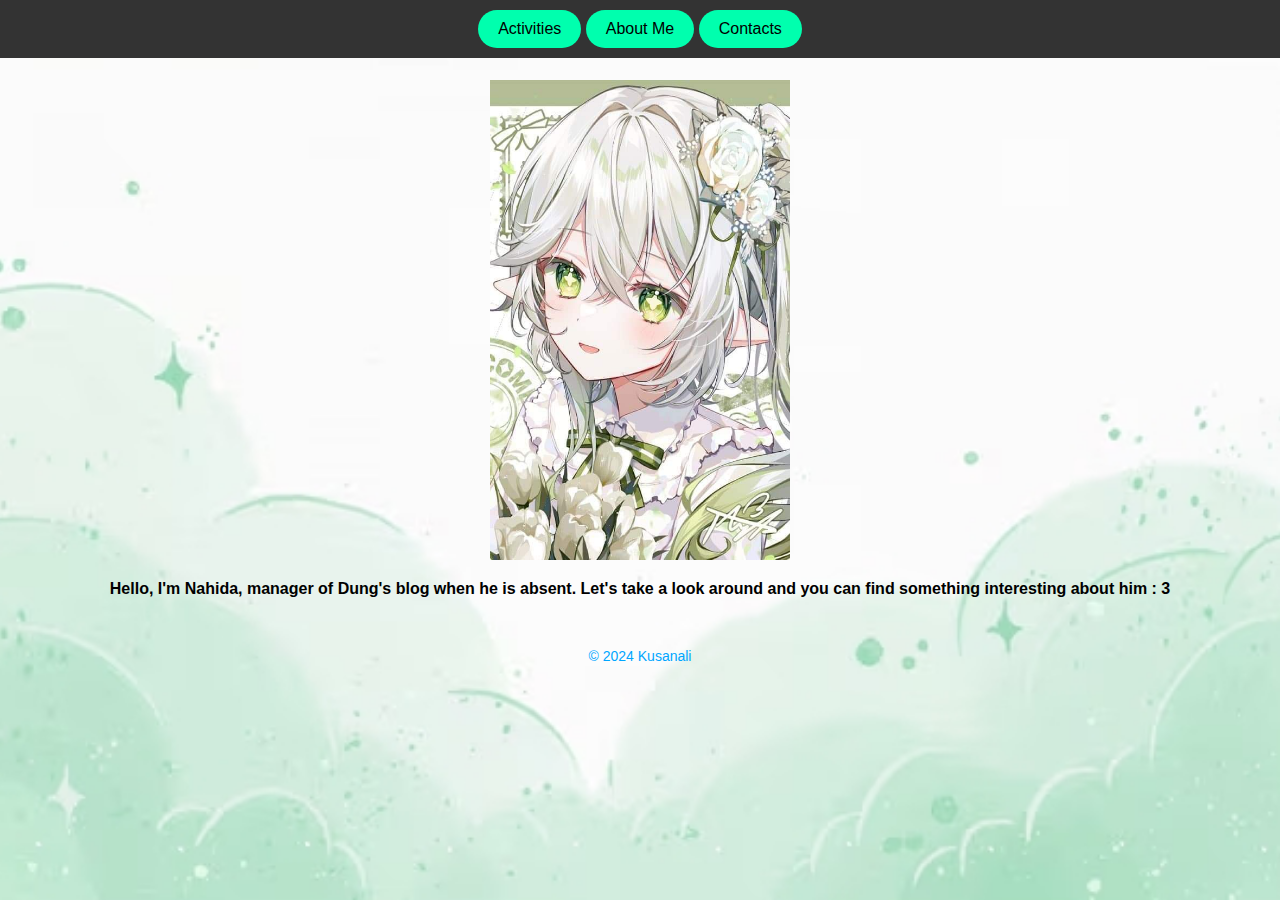
<file: index.html>
<!DOCTYPE html>
<html lang="en">

<head>
    <meta charset="UTF-8">
    <meta name="viewport" content="width=device-width, initial-scale=1.0">
    <title>The Kusanali</title>
    <link rel="stylesheet" href="style.css">
</head>

<body>
    <div class="header">
        <a href="activities.html" id="activities">Activities</a>
        <a href="about.html" id="about">About Me</a>
        <a href="contact.html" id="contact">Contacts</a>
    </div>
    <div class="content">
        <img src="home-image.jpg" alt="Welcome Image" width="300" height="480">

        <p class="title">Hello, I'm Nahida, manager of Dung's blog when he is absent. Let's take a look around and you
            can find
            something interesting about him : 3</p>
    </div>

    <footer>
        <p>&copy; 2024 Kusanali</p>
    </footer>
</body>

</html>
</file>
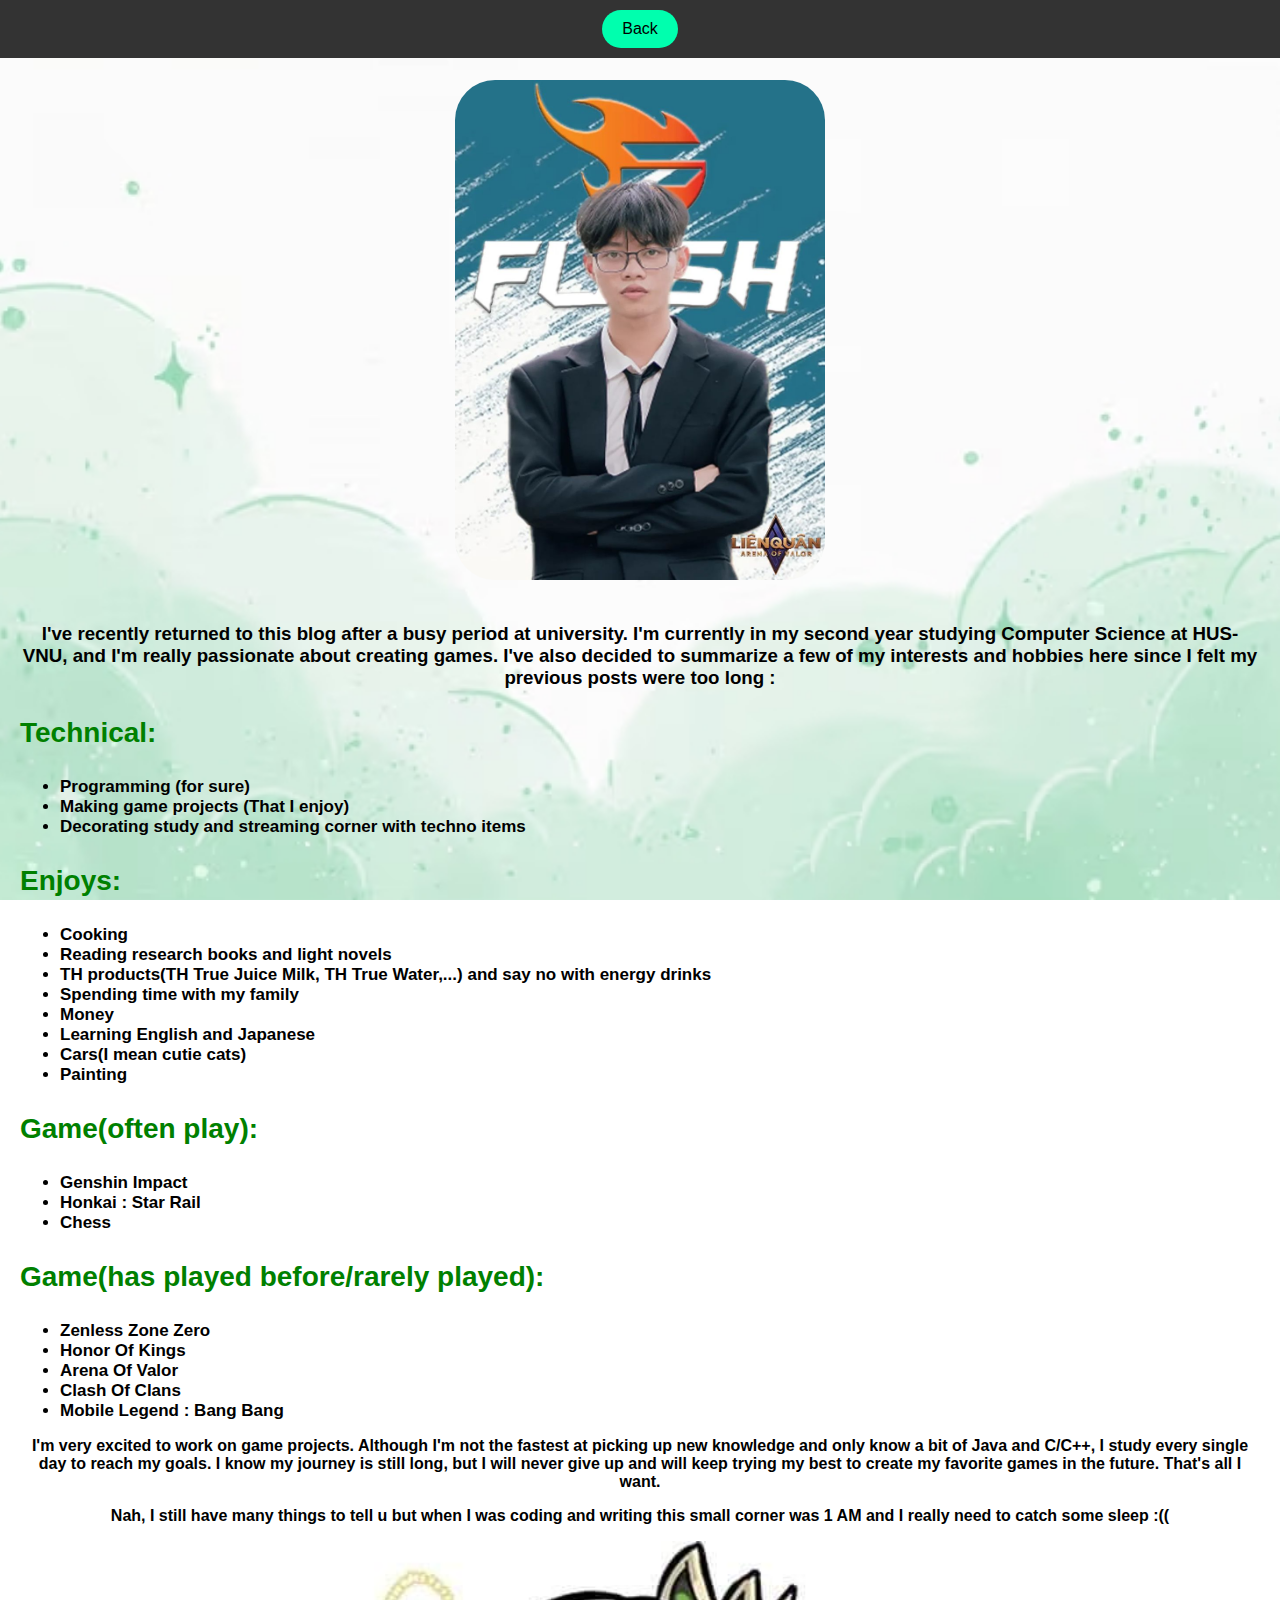
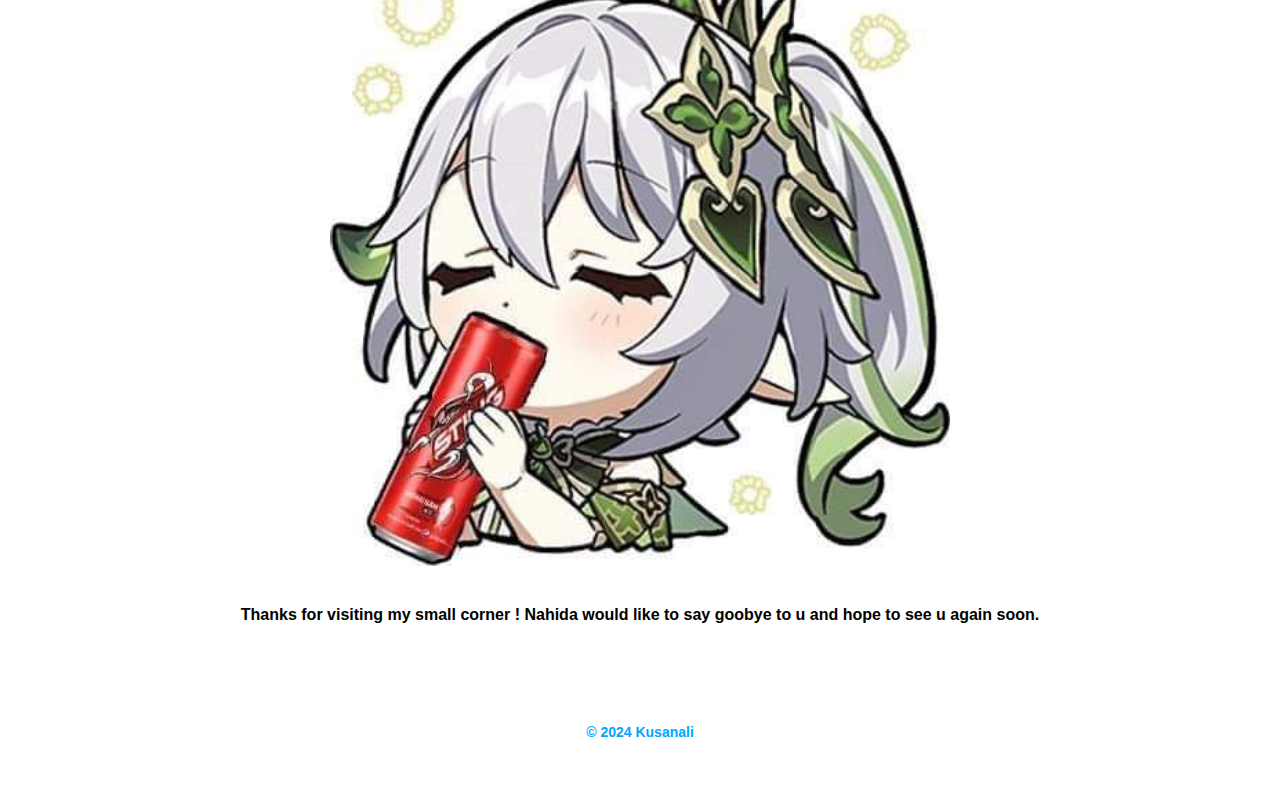
<file: about.html>
<!DOCTYPE html>
<html lang="en">

<head>
    <meta charset="UTF-8">
    <meta name="viewport" content="width=device-width, initial-scale=1.0">
    <title>About Me</title>
    <link rel="stylesheet" href="style.css">
</head>

<body>
    <div class="header">
         <a href="index.html" id="home">Back</a>
    </div>
    <div class="content">
        <img src="about-image.jpg" alt="My Photo" class="about">
        <h3 style="color: black; font-size: 23; text-align: center">I've recently returned to this blog after a busy period at university. I'm currently in my second year studying Computer Science at HUS-VNU, and I'm really passionate about creating games. I've also decided to summarize a few of my interests and hobbies here since I felt my previous posts were too long :</h3>
        <h3 style="color: green; font-size: 28px; text-align: left;">Technical:</h3>
        <ul>
            <li style="color: black; font-size: 17px; text-align: left">Programming (for sure)</li>
            <li style="color: black; font-size: 17px; text-align: left">Making game projects (That I enjoy)</li>
            <li style="color: black; font-size: 17px; text-align: left">Decorating study and streaming corner with techno items</li>
        </ul>

        <h3 style="color: green; font-size: 28px; text-align: left;">Enjoys:</h3>
        <ul>
            <li style="color: black; font-size: 17px; text-align: left">Cooking</li>
            <li style="color: black; font-size: 17px; text-align: left">Reading research books and light novels</li>
            <li style="color: black; font-size: 17px; text-align: left">TH products(TH True Juice Milk, TH True
                Water,...) and say no with energy drinks</li>
            <li style="color: black; font-size: 17px; text-align: left">Spending time with my family</li>
            <li style="color: black; font-size: 17px; text-align: left">Money</li>
            <li style="color: black; font-size: 17px; text-align: left">Learning English and Japanese</li>
            <li style="color: black; font-size: 17px; text-align: left">Cars(I mean cutie cats)</li>
            <li style="color: black; font-size: 17px; text-align: left">Painting</li>
        </ul>

        <h3 style="color: green; font-size: 28px; text-align: left;">Game(often play):</h3>
        <ul>
            <li style="color: black; font-size: 17px; text-align: left">Genshin Impact</li>
            <li style="color: black; font-size: 17px; text-align: left">Honkai : Star Rail</li>
            <li style="color: black; font-size: 17px; text-align: left">Chess</li>
        </ul>

        <h3 style="color: green; font-size: 28px; text-align: left;">Game(has played before/rarely played):</h3>
        <ul>
            <li style="color: black; font-size: 17px; text-align: left">Zenless Zone Zero</li>
            <li style="color: black; font-size: 17px; text-align: left">Honor Of Kings</li>
            <li style="color: black; font-size: 17px; text-align: left">Arena Of Valor</li>
            <li style="color: black; font-size: 17px; text-align: left">Clash Of Clans</li>
            <li style="color: black; font-size: 17px; text-align: left">Mobile Legend : Bang Bang</li>
        </ul>

        <p>I'm very excited to work on game projects. Although I'm not the fastest at picking up new knowledge and only know a bit of Java and C/C++, I study every single day to reach my goals. I know my journey is still long, but I will never give up and will keep trying my best to create my favorite games in the future. That's all I want.
        </p>
        <p>Nah, I still have many things to tell u but when I was coding and writing this small corner was 1 AM and I
            really need to catch some sleep :((</p>
        <div class="image-section">
            <img src="nahida.jpg" alt="Nahida" class="minipost-image">
            <p class="description">Thanks for visiting my small corner ! Nahida would like to say
                goobye to u and hope to see u again soon.
            </p>
        </div>

        <footer>
            <p>&copy; 2024 Kusanali</p>
        </footer>
</body>

</html>
</file>
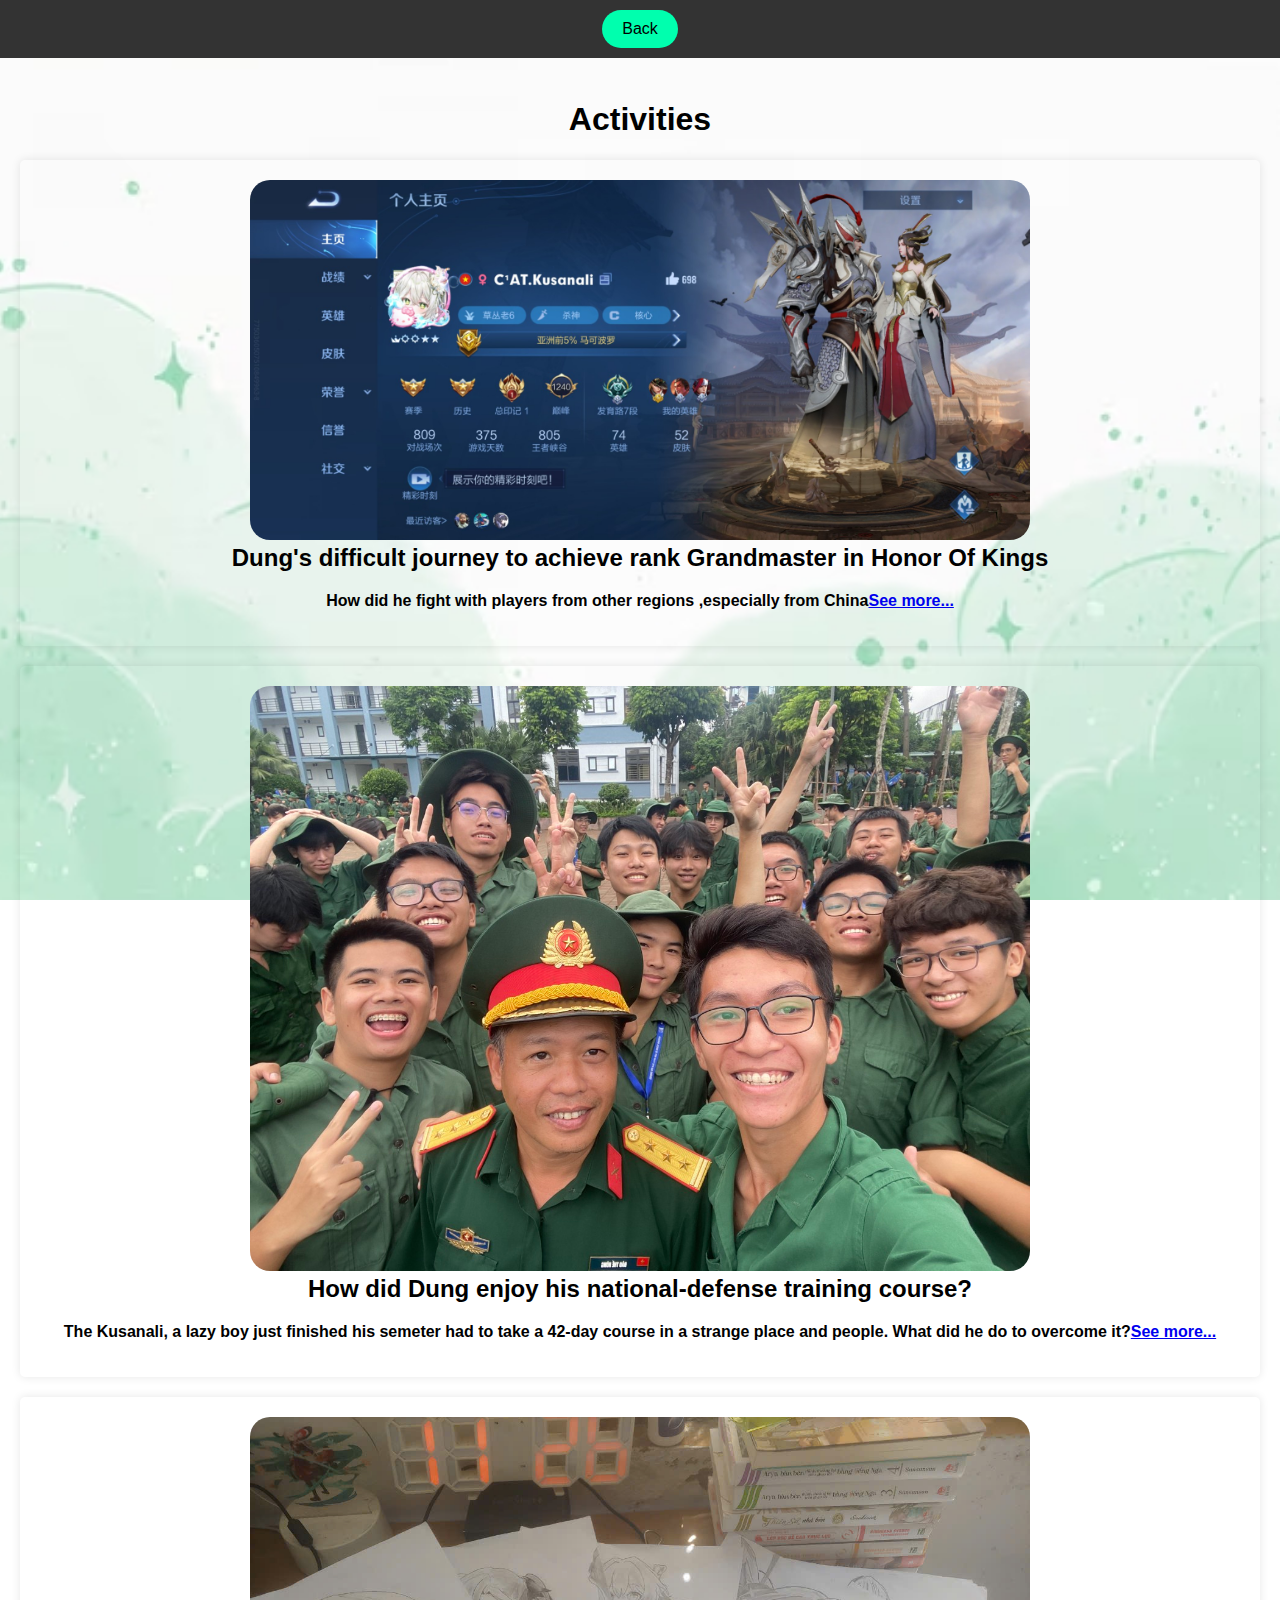
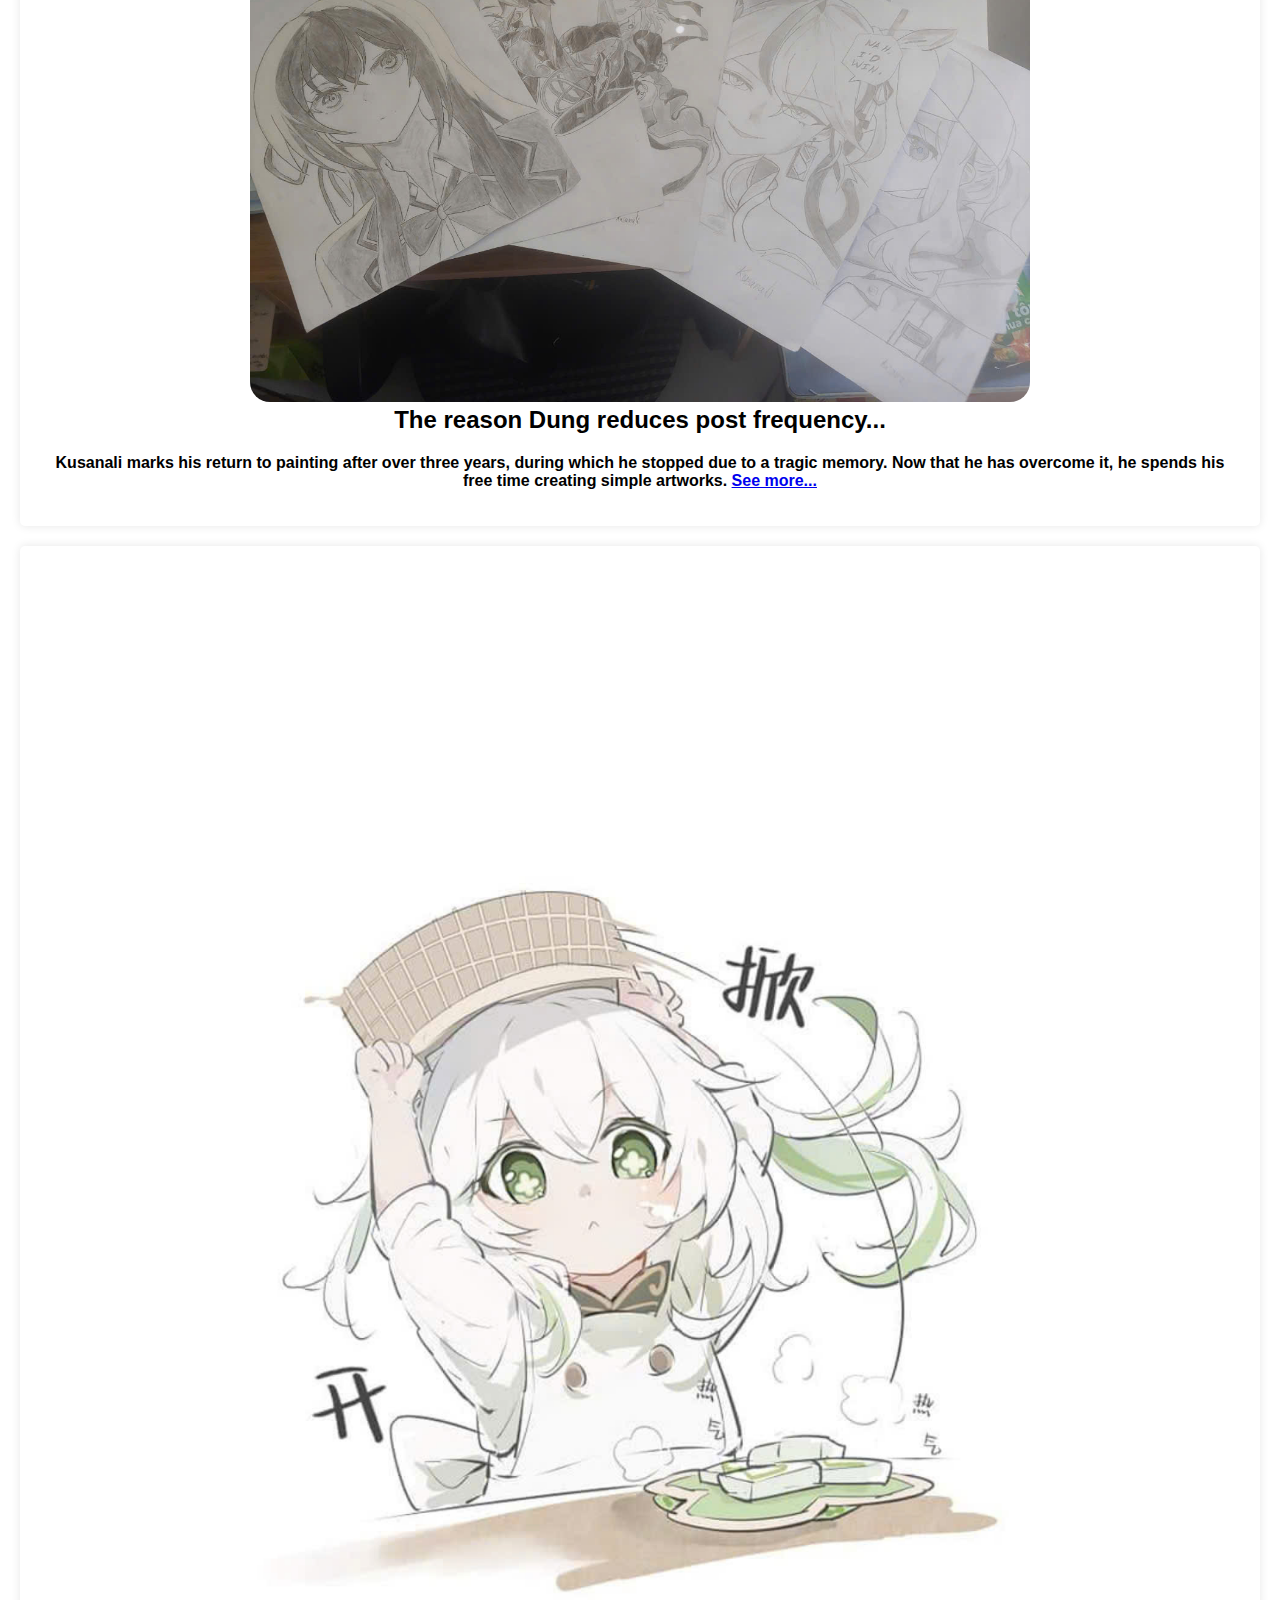
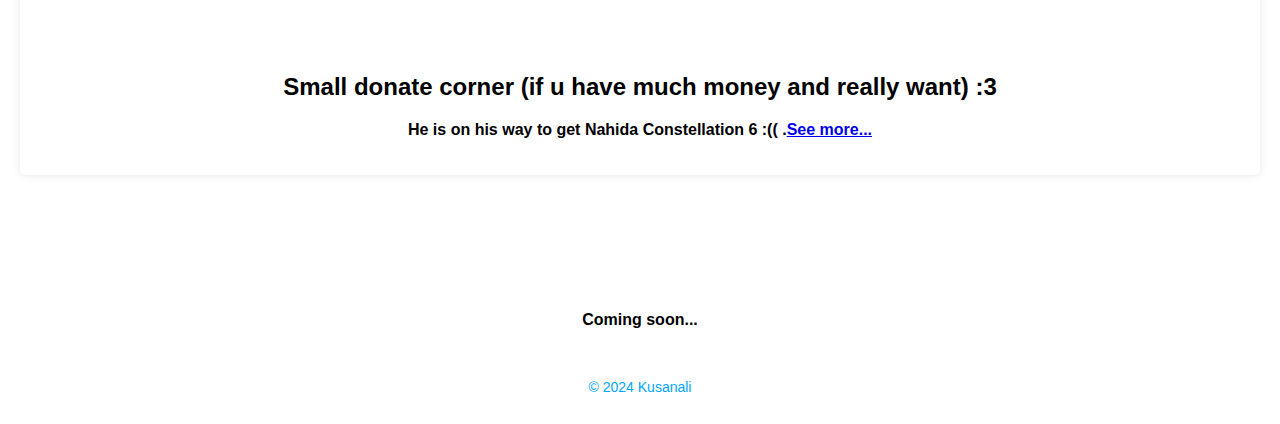
<file: activities.html>
<!DOCTYPE html>
<html lang="en">

<head>
    <meta charset="UTF-8">
    <meta name="viewport" content="width=device-width, initial-scale=1.0">
    <title>Activities</title>
    <link rel="stylesheet" href="style.css">
</head>

<body>
    <div class="header">
        <a href="index.html" id="home">Back</a>
    </div>
    <div class="content">
        <h1>Activities</h1>
        <div class="post">
            <img src="post1-image.jpg" alt="Post 1 Image">
            <h2>Dung's difficult journey to achieve rank Grandmaster in Honor Of Kings</h2>
            <p>How did he fight with players from other regions ,especially from China<a href="post1.html">See
                    more...</a></p>
        </div>
        <div class="post">
            <img src="post2-image.jpg" alt="Post 2 Image">
            <h2>How did Dung enjoy his national-defense training course?</h2>
            <p>The Kusanali, a lazy boy just finished his semeter had to take a 42-day course in a strange place and
                people. What did he do to overcome it?<a href="post2.html">See more...</a></p>
        </div>

        <div class="post">
            <img src="post3.jpg" alt="Post 3 Image">
            <h2>The reason Dung reduces post frequency...</h2>
            <p>Kusanali marks his return to painting after over three years, during which he stopped due to a tragic memory. Now that he has overcome it, he spends his free time creating simple artworks.
                <a href="post3.html">See more...</a>
            </p>
        </div>

        <div class="post">
            <img src="post4.jpg" alt="Post 4 Image">
            <h2>Small donate corner (if u have much money and really want) :3</h2>
            <p>He is on his way to get Nahida Constellation 6 :(( .<a href="post4.html">See more...</a></p>
        </div>
    </div>

    <div class="content">
        <p>Coming soon...</p>
    </div>

    <footer>
        <p>&copy; 2024 Kusanali</p>
    </footer>
</body>

</html>
</file>
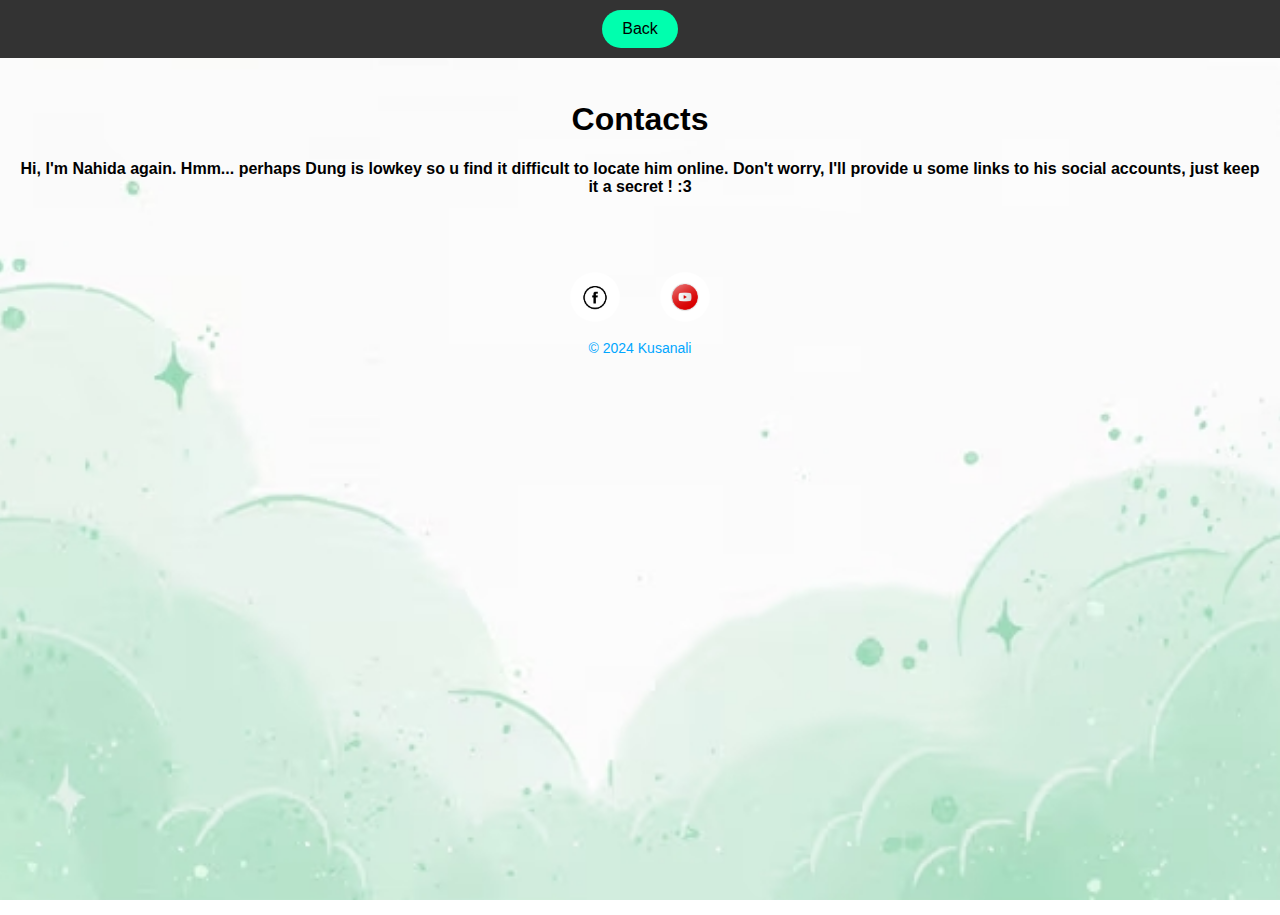
<file: contact.html>
<!DOCTYPE html>
<html lang="en">

<head>
    <meta charset="UTF-8">
    <meta name="viewport" content="width=device-width, initial-scale=1.0">
    <title>Contacts</title>
    <link rel="stylesheet" href="style.css">
</head>

<body>
    <div class="header">
          <a href="index.html" id="home">Back</a>
    </div>
    <div class="content">
        <h1>Contacts</h1>
        <p>Hi, I'm Nahida again. Hmm... perhaps Dung is lowkey so u find it difficult to locate him online. Don't
            worry, I'll provide u some links to his social accounts, just keep it a secret ! :3</p>
    </div>

    <div class="social-links">
        <a href="https://www.facebook.com/profile.php?id=100081949670190&mibextid=ZbWKwL" target="_blank">
            <img src="facebook-logo.jpg" alt="Facebook" class="social-logo">
        </a>
        <a href="https://www.youtube.com/@kusanali5002" target="_blank">
            <img src="youtube-logo.jpg" alt="YouTube" class="social-logo">
        </a>
    </div>
    <footer>
        <p>&copy; 2024 Kusanali</p>
    </footer>

</body>

</html>
</file>
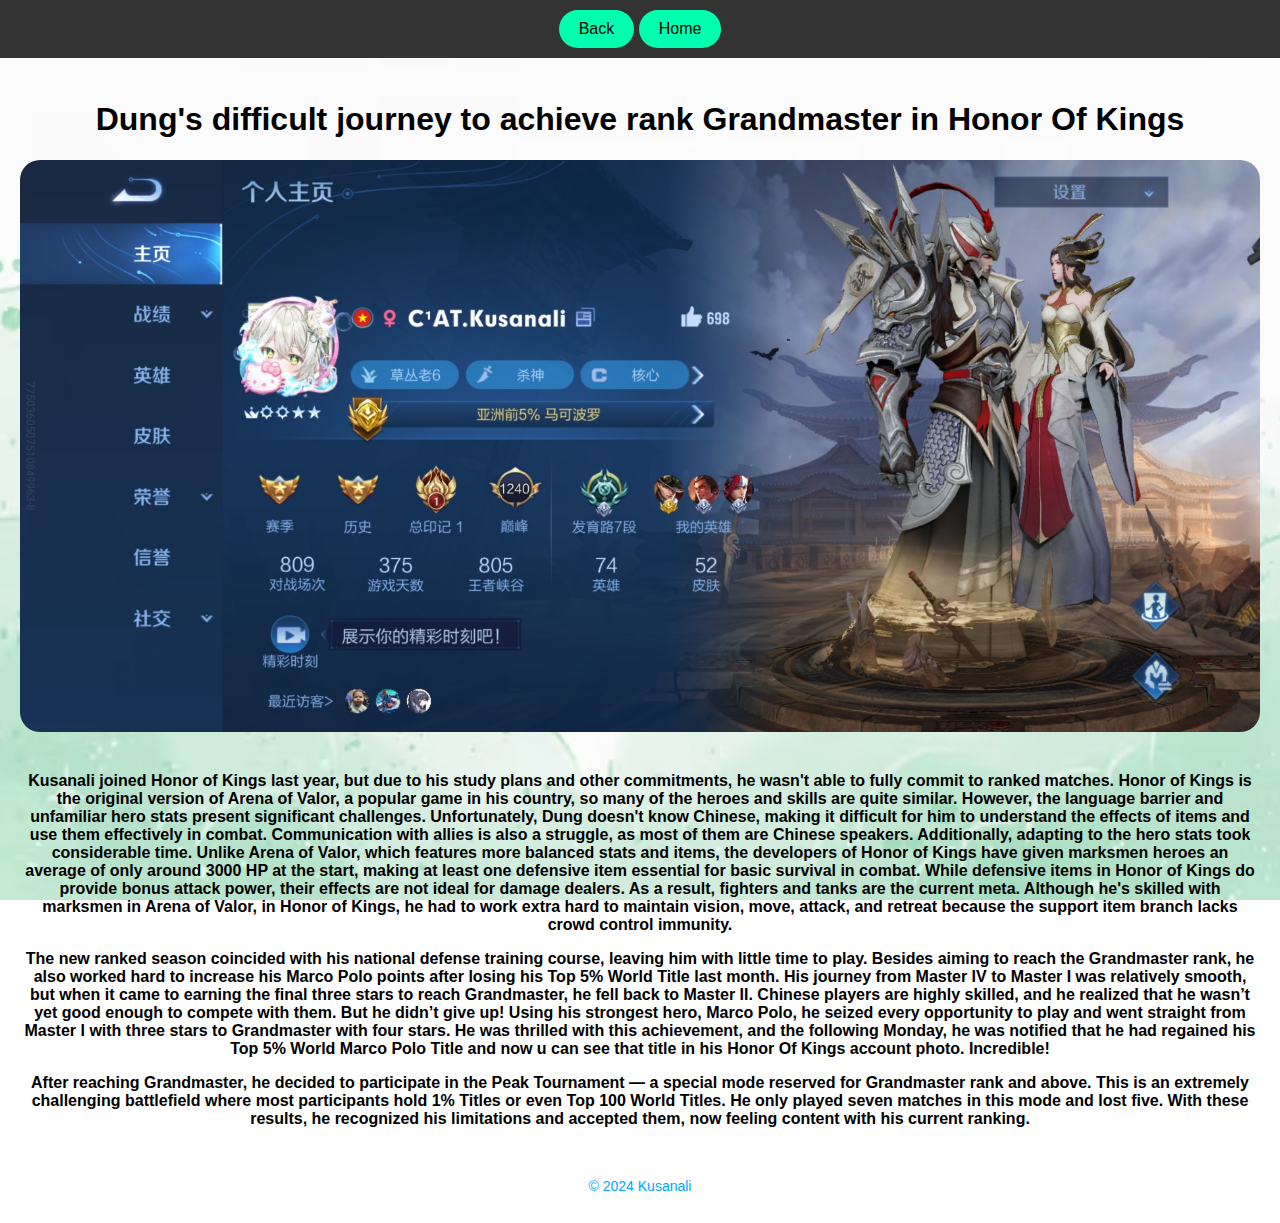
<file: post1.html>
<!DOCTYPE html>
<html lang="en">

<head>
    <meta charset="UTF-8">
    <meta name="viewport" content="width=device-width, initial-scale=1.0">
    <title>Dung's difficult journey to achieve rank Grandmaster in Honor Of Kings</title>
    <link rel="stylesheet" href="style.css">
</head>

<body>
    <div class="header">
       <a href="activities.html">Back</a>
        <a href="index.html">Home</a>
    </div>
    <div class="content">
        <h1>Dung's difficult journey to achieve rank Grandmaster in Honor Of Kings</h1>
        <img src="post1-image.jpg" alt="Post 1 Image" class="post-image">
        <p>Kusanali joined Honor of Kings last year, but due to his study plans and other commitments, he wasn't able to
            fully commit to ranked matches. Honor of Kings is the original version of Arena of Valor, a popular game in
            his country, so many of the heroes and skills are quite similar. However, the language barrier and
            unfamiliar hero stats present significant challenges. Unfortunately, Dung doesn't know Chinese, making it
            difficult for him to understand the effects of items and use them effectively in combat. Communication with
            allies is also a struggle, as most of them are Chinese speakers. Additionally, adapting to the hero stats
            took considerable time. Unlike Arena of Valor, which features more balanced stats and items, the developers
            of Honor of Kings have given marksmen heroes an average of only around 3000 HP at the start, making at least
            one defensive item essential for basic survival in combat. While defensive items in Honor of Kings do
            provide bonus attack power, their effects are not ideal for damage dealers. As a result, fighters and tanks
            are the current meta. Although he's skilled with marksmen in Arena of Valor, in Honor of Kings, he had to
            work extra hard to maintain vision, move, attack, and retreat because the support item branch lacks crowd
            control immunity.</p>
        <p>The new ranked season coincided with his national defense training course, leaving him with little time to
            play. Besides aiming to reach the Grandmaster rank, he also worked hard to increase his Marco Polo points
            after losing his Top 5% World Title last month. His journey from Master IV to Master I was relatively
            smooth, but when it came to earning the final three stars to reach Grandmaster, he fell back to Master II.
            Chinese players are highly skilled, and he realized that he wasn’t yet good enough to compete with them. But
            he didn’t give up! Using his strongest hero, Marco Polo, he seized every opportunity to play and went
            straight from Master I with three stars to Grandmaster with four stars. He was thrilled with this
            achievement, and the following Monday, he was notified that he had regained his Top 5% World Marco Polo
            Title and now u can see that title in his Honor Of Kings account photo. Incredible!
        </p>
        <p>After reaching Grandmaster, he decided to participate in the Peak Tournament — a special mode reserved for
            Grandmaster rank and above. This is an extremely challenging battlefield where most participants hold 1%
            Titles or even Top 100 World Titles. He only played seven matches in this mode and lost five. With these
            results, he recognized his limitations and accepted them, now feeling content with his current ranking.
        </p>
    </div>

    <footer>
        <p>&copy; 2024 Kusanali</p>
    </footer>
</body>

</html>
</file>
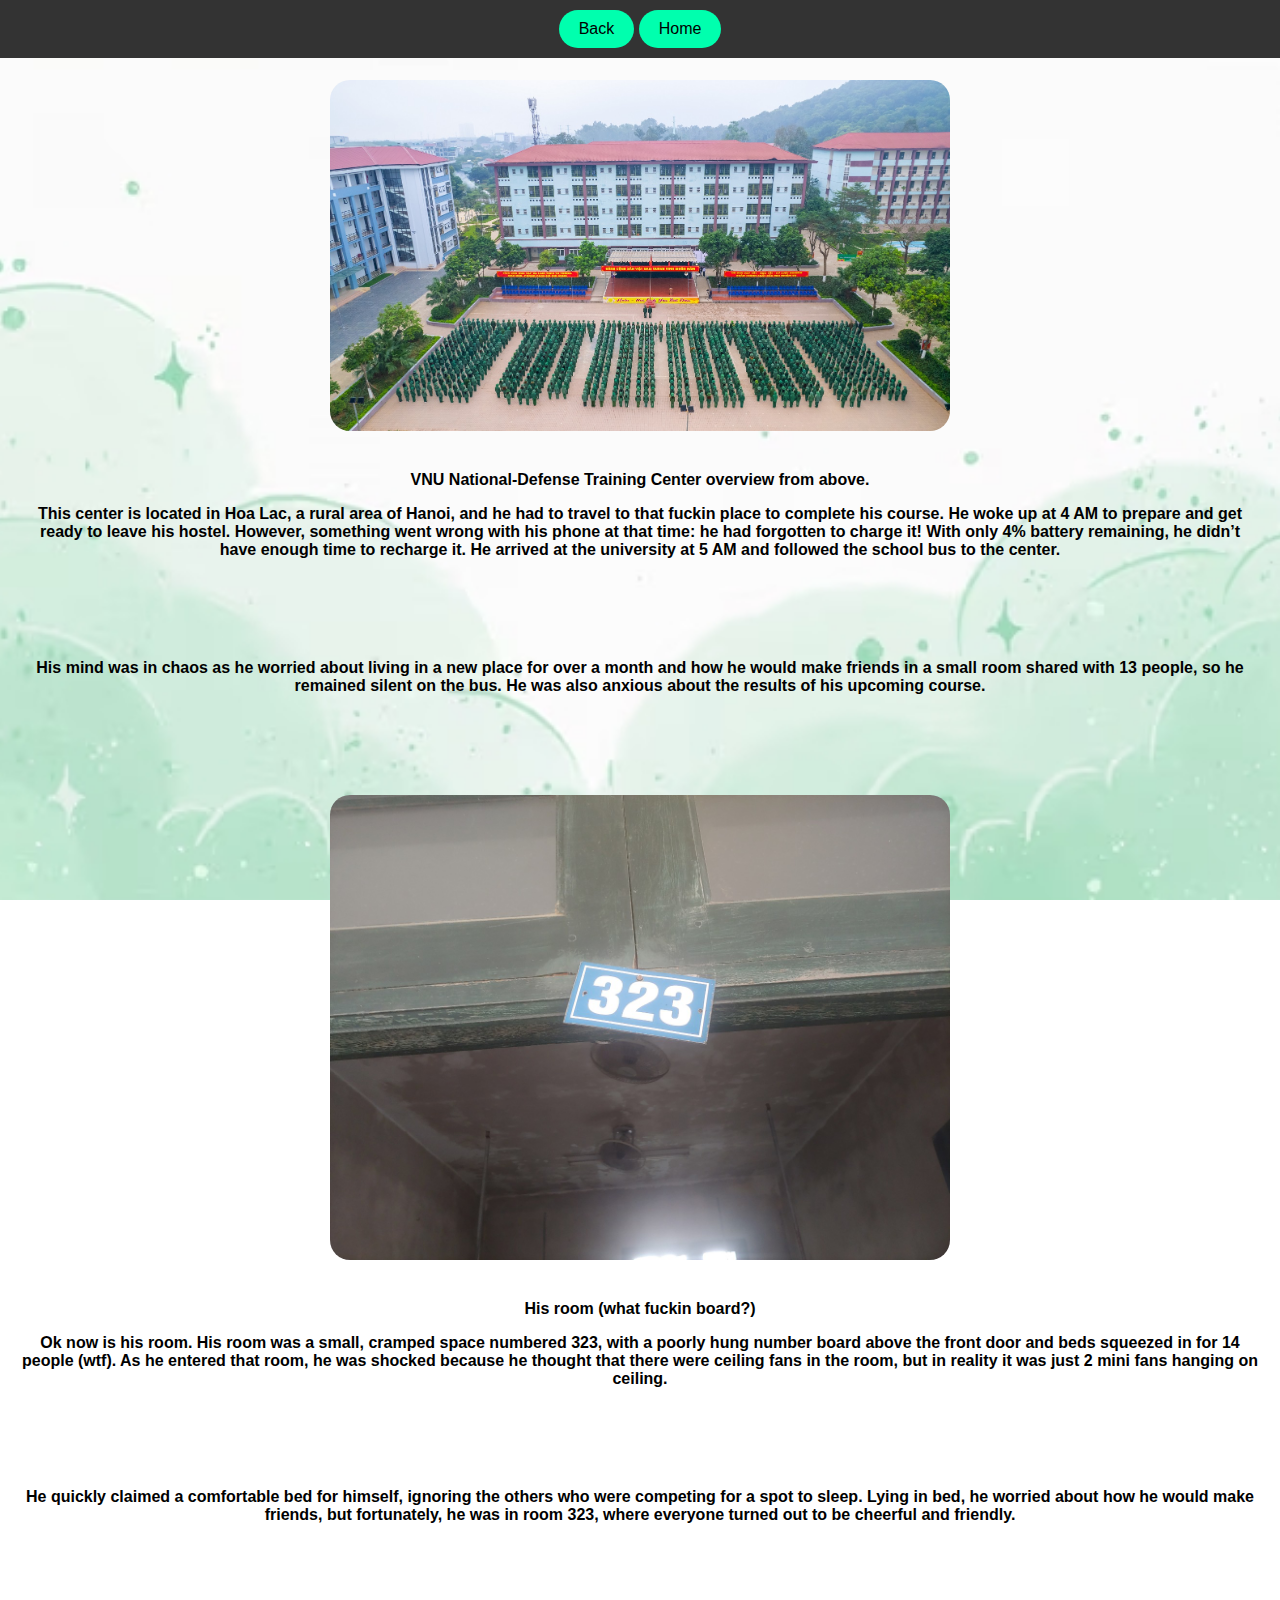
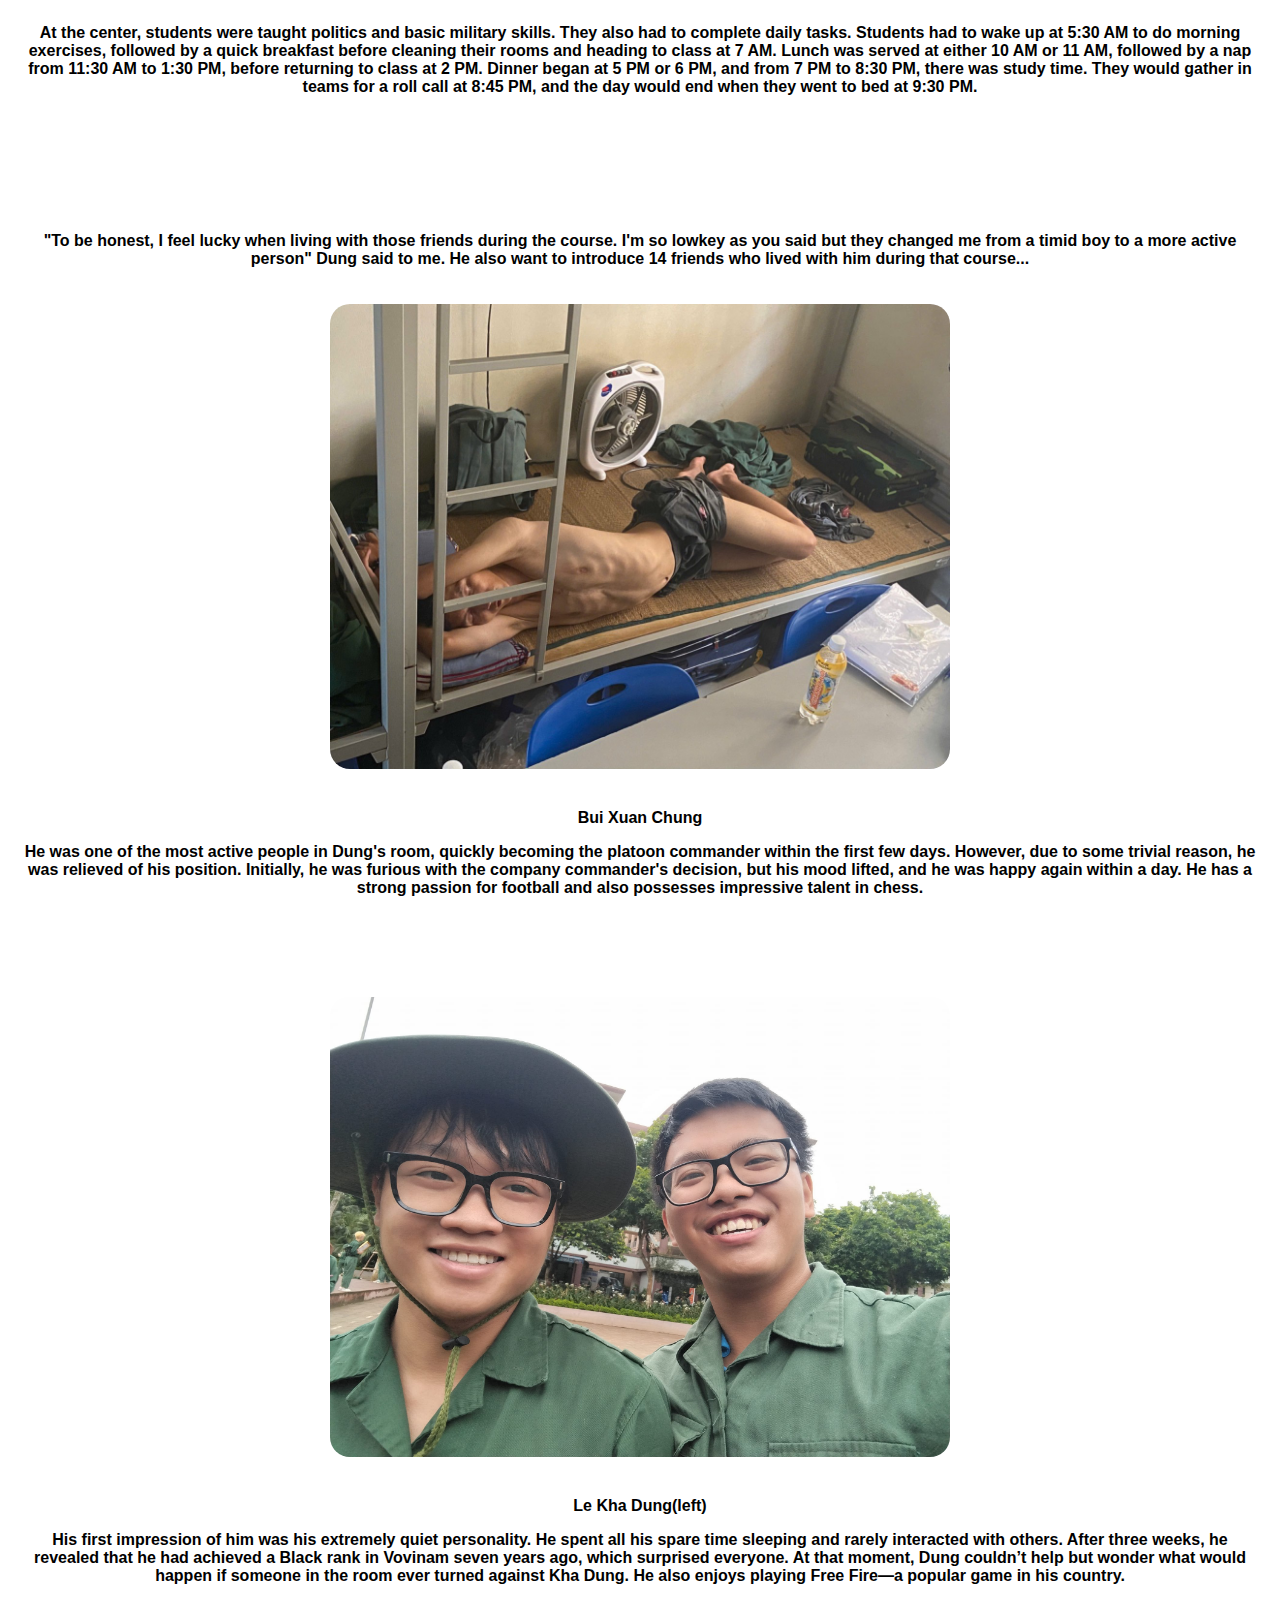
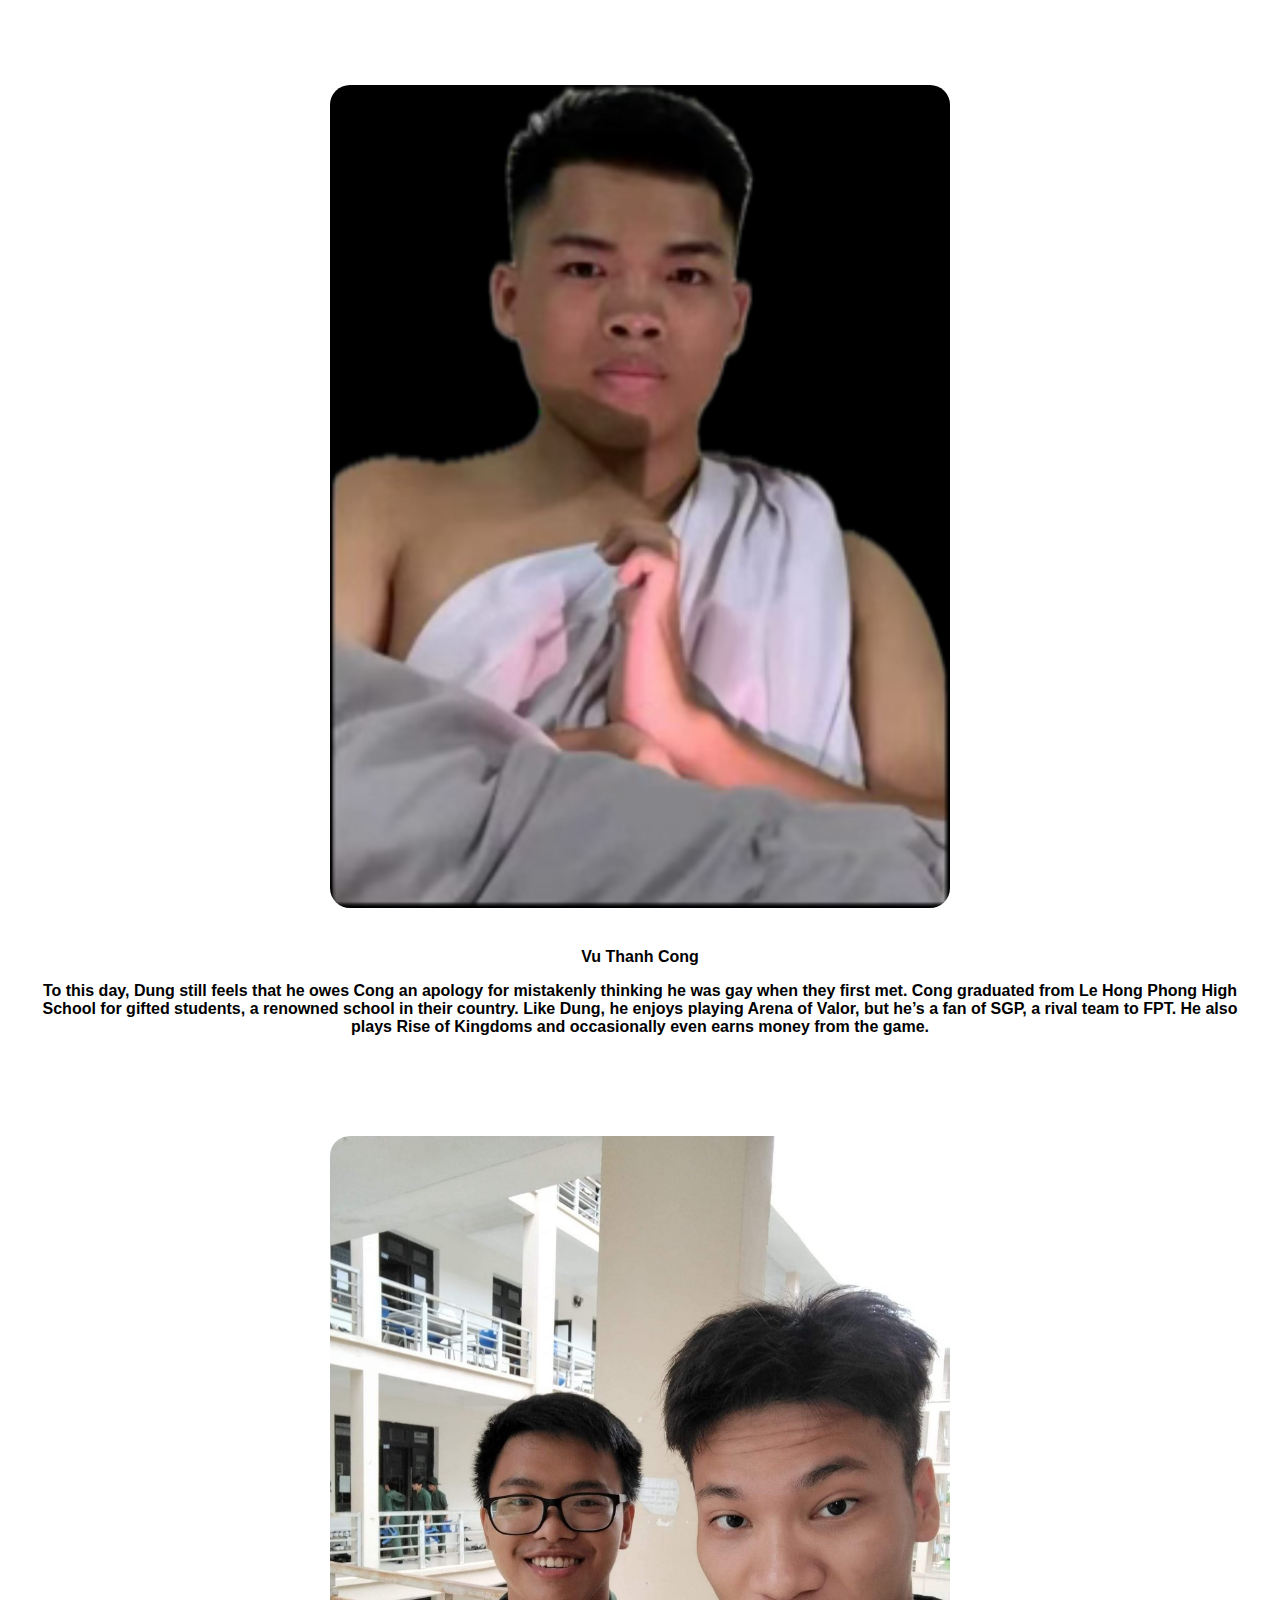
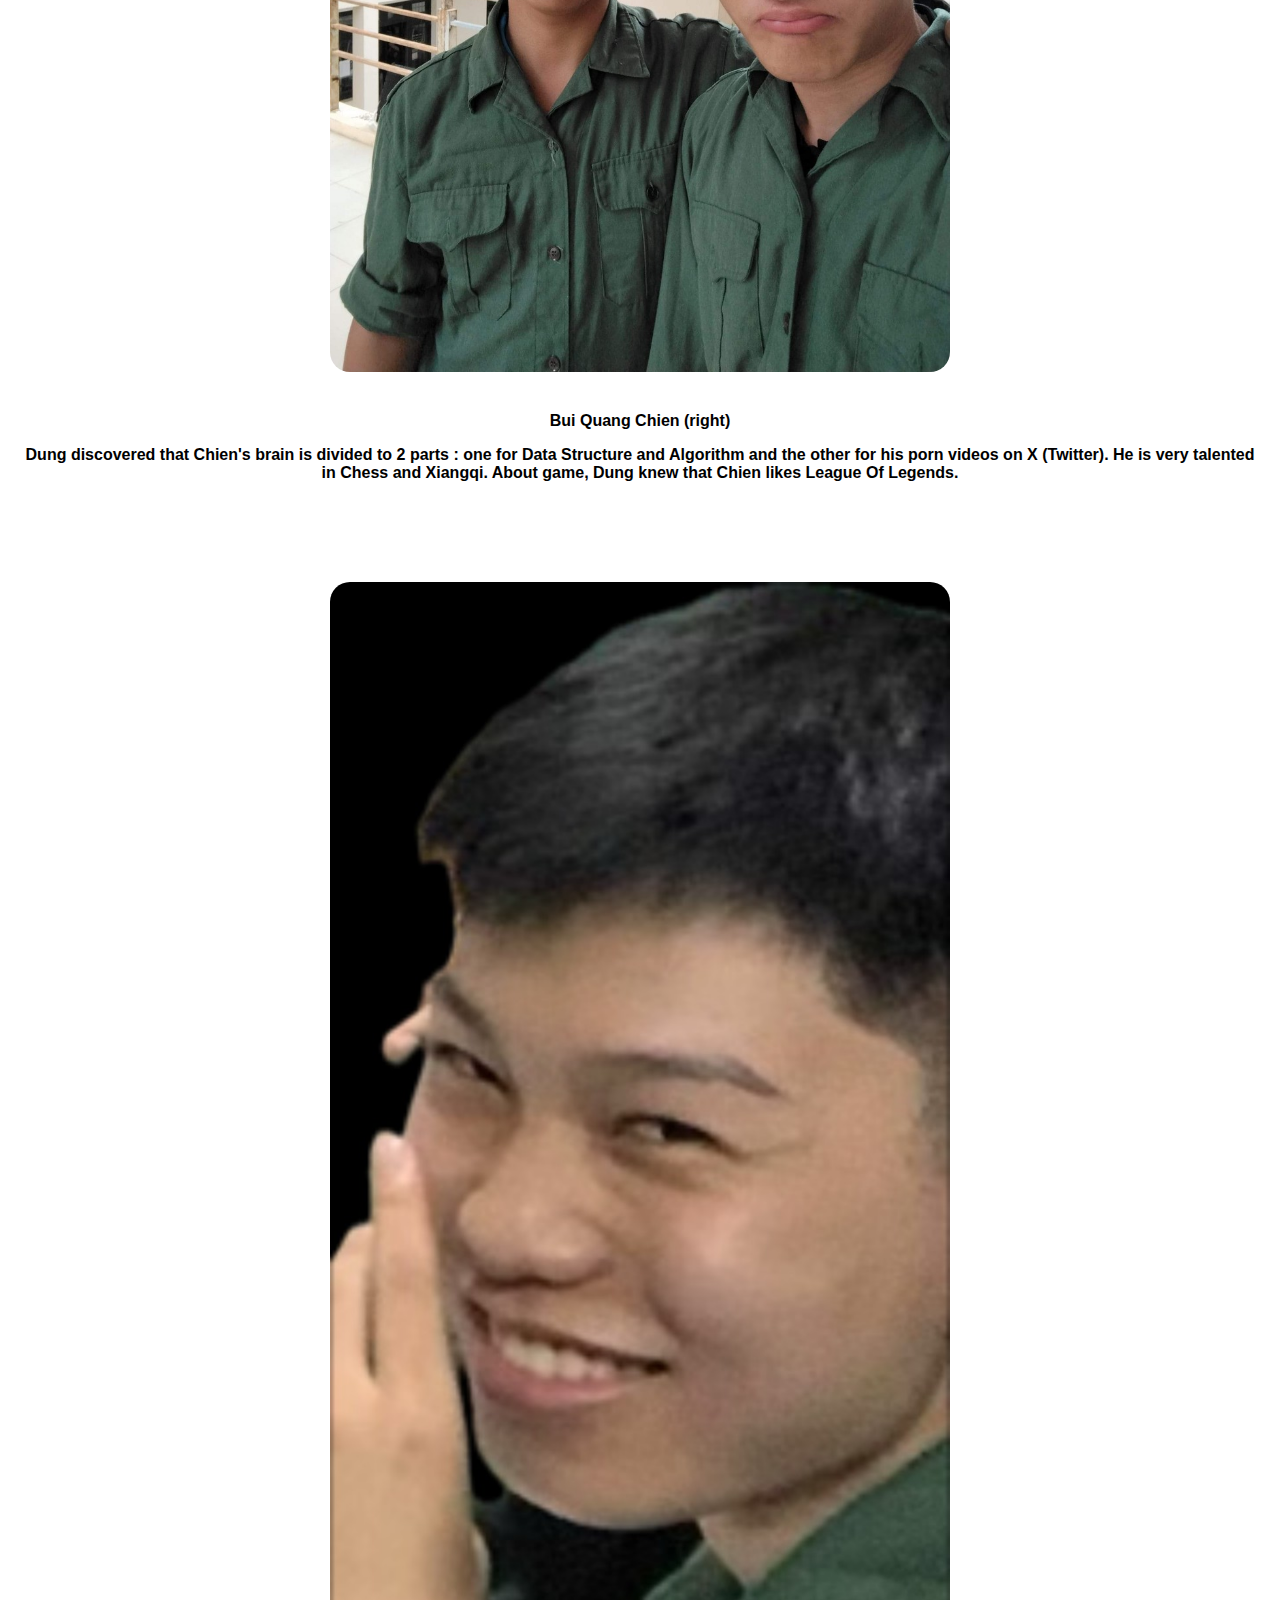
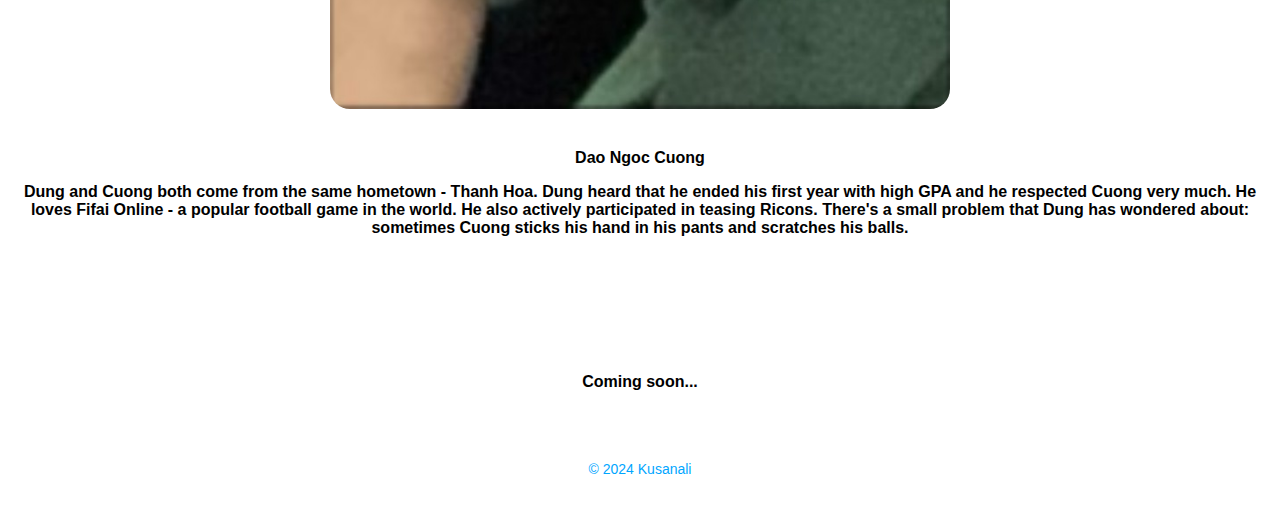
<file: post2.html>
<!DOCTYPE html>
<html lang="en">

<head>
    <meta charset="UTF-8">
    <meta name="viewport" content="width=device-width, initial-scale=1.0">
    <title>How did Dung enjoy his national-defense training course</title>
    <link rel="stylesheet" href="style.css">
</head>

<body>
    <div class="header">
         <a href="activities.html">Back</a>
        <a href="index.html">Home</a>
    </div>
    <div class="content">
        <div class="image-section">
            <img src="image1.jpg" alt="Image 1" class="minipost-image">
            <p class="caption">VNU National-Defense Training Center overview from above.</p>
            <p class="description">This center is located in Hoa Lac, a rural area of Hanoi, and he had to travel to
                that fuckin place to complete his course. He woke up at 4 AM to prepare and get ready to leave his
                hostel. However, something went wrong with his phone at that time: he had forgotten to charge it! With
                only 4% battery remaining, he didn’t have enough time to recharge it. He arrived at the university at 5
                AM and followed the school bus to the center.</p>
            <p class="description">His mind was in chaos as he worried about living in a new place for over a month and
                how he would make friends in a small room shared with 13 people, so he remained silent on the bus. He
                was also anxious about the results of his upcoming course.</p>
        </div>


        <div class="image-section">
            <img src="image2.jpg" alt="Image 2" class="minipost-image">
            <p class="caption">His room (what fuckin board?)</p>
            <p class="description">Ok now is his room. His room was a small, cramped space numbered 323, with a poorly
                hung number board above the front door and beds squeezed in for 14 people (wtf). As he entered that
                room, he was shocked because he
                thought that
                there were ceiling fans in the room, but in reality it was just 2 mini fans hanging on ceiling.
            </p>
            <p class="description">He quickly claimed a comfortable bed for himself, ignoring the others who were
                competing for a spot to sleep. Lying in bed, he worried about how he would make friends, but
                fortunately, he was in room 323, where everyone turned out to be cheerful and friendly.</p>
            <p class="description"> At the center, students were taught politics and basic military skills. They also
                had to complete daily tasks. Students had to wake up at 5:30 AM to do morning exercises, followed by a
                quick breakfast before cleaning their rooms and heading to class at 7 AM. Lunch was served at either 10
                AM or 11 AM, followed by a nap from 11:30 AM to 1:30 PM, before returning to class at 2 PM. Dinner began
                at 5 PM or 6 PM, and from 7 PM to 8:30 PM, there was study time. They would gather in teams for a roll
                call at 8:45 PM, and the day would end when they went to bed at 9:30 PM.</p>
        </div>

        <div class="content">
            <p>"To be honest, I feel lucky when living with those friends during the course. I'm so lowkey as you
                said but they changed me from a timid boy to a more active person" Dung said to me. He also want to
                introduce 14 friends who lived with him during that course...</p>
        </div>

        <div class="image-section">
            <img src="image3.jpg" alt="Image 3" class="minipost-image">
            <p class="caption">Bui Xuan Chung</p>
            <p class="description"> He was one of the most active people in Dung's room, quickly becoming the platoon
                commander within the first few days. However, due to some trivial reason, he was relieved of his
                position. Initially, he was furious with the company commander's decision, but his mood lifted, and he
                was happy again within a day. He has a strong passion for football and also possesses impressive talent
                in chess.
            </p>
        </div>


        <div class="image-section">
            <img src="image4.jpg" alt="Image 4" class="minipost-image">
            <p class="caption">Le Kha Dung(left)</p>
            <p class="description">His first impression of him was his extremely quiet personality. He spent all his
                spare time sleeping and rarely interacted with others. After three weeks, he revealed that he had
                achieved a Black rank in Vovinam seven years ago, which surprised everyone. At that moment, Dung
                couldn’t help but wonder what would happen if someone in the room ever turned against Kha Dung. He also
                enjoys playing Free Fire—a popular game in his country.
            </p>
        </div>

        <div class="image-section">
            <img src="image5.jpg" alt="Image 5" class="minipost-image">
            <p class="caption">Vu Thanh Cong</p>
            <p class="description"> To this day, Dung still feels that he owes Cong an apology for mistakenly thinking
                he was gay when they first met. Cong graduated from Le Hong Phong High School for gifted students, a
                renowned school in their country. Like Dung, he enjoys playing Arena of Valor, but he’s a fan of SGP, a
                rival team to FPT. He also plays Rise of Kingdoms and occasionally even earns money from the game.
            </p>
        </div>

        <div class="image-section">
            <img src="image6.jpg" alt="Image 6" class="minipost-image">
            <p class="caption">Bui Quang Chien (right)</p>
            <p class="description"> Dung discovered that Chien's brain is divided to 2 parts : one for Data Structure
                and
                Algorithm
                and the other for his porn videos on X (Twitter). He is very talented in Chess and Xiangqi. About game,
                Dung
                knew that Chien likes League Of Legends.
            </p>
        </div>

        <div class="image-section">
            <img src="image7.jpg" alt="Image 7" class="minipost-image">
            <p class="caption">Dao Ngoc Cuong</p>
            <p class="description"> Dung and Cuong both come from the same hometown - Thanh Hoa. Dung heard that he
                ended his
                first year with high GPA and he respected Cuong very much. He loves Fifai Online - a popular football
                game in the world. He also
                actively participated in teasing Ricons. There's a small problem that Dung has wondered about: sometimes
                Cuong sticks his hand in his pants and scratches his balls.
            </p>
        </div>
        <div class="content">
            <p>Coming soon...</p>
        </div>
    </div>

    <footer>
        <p>&copy; 2024 Kusanali</p>
    </footer>
</body>

</html>
</file>
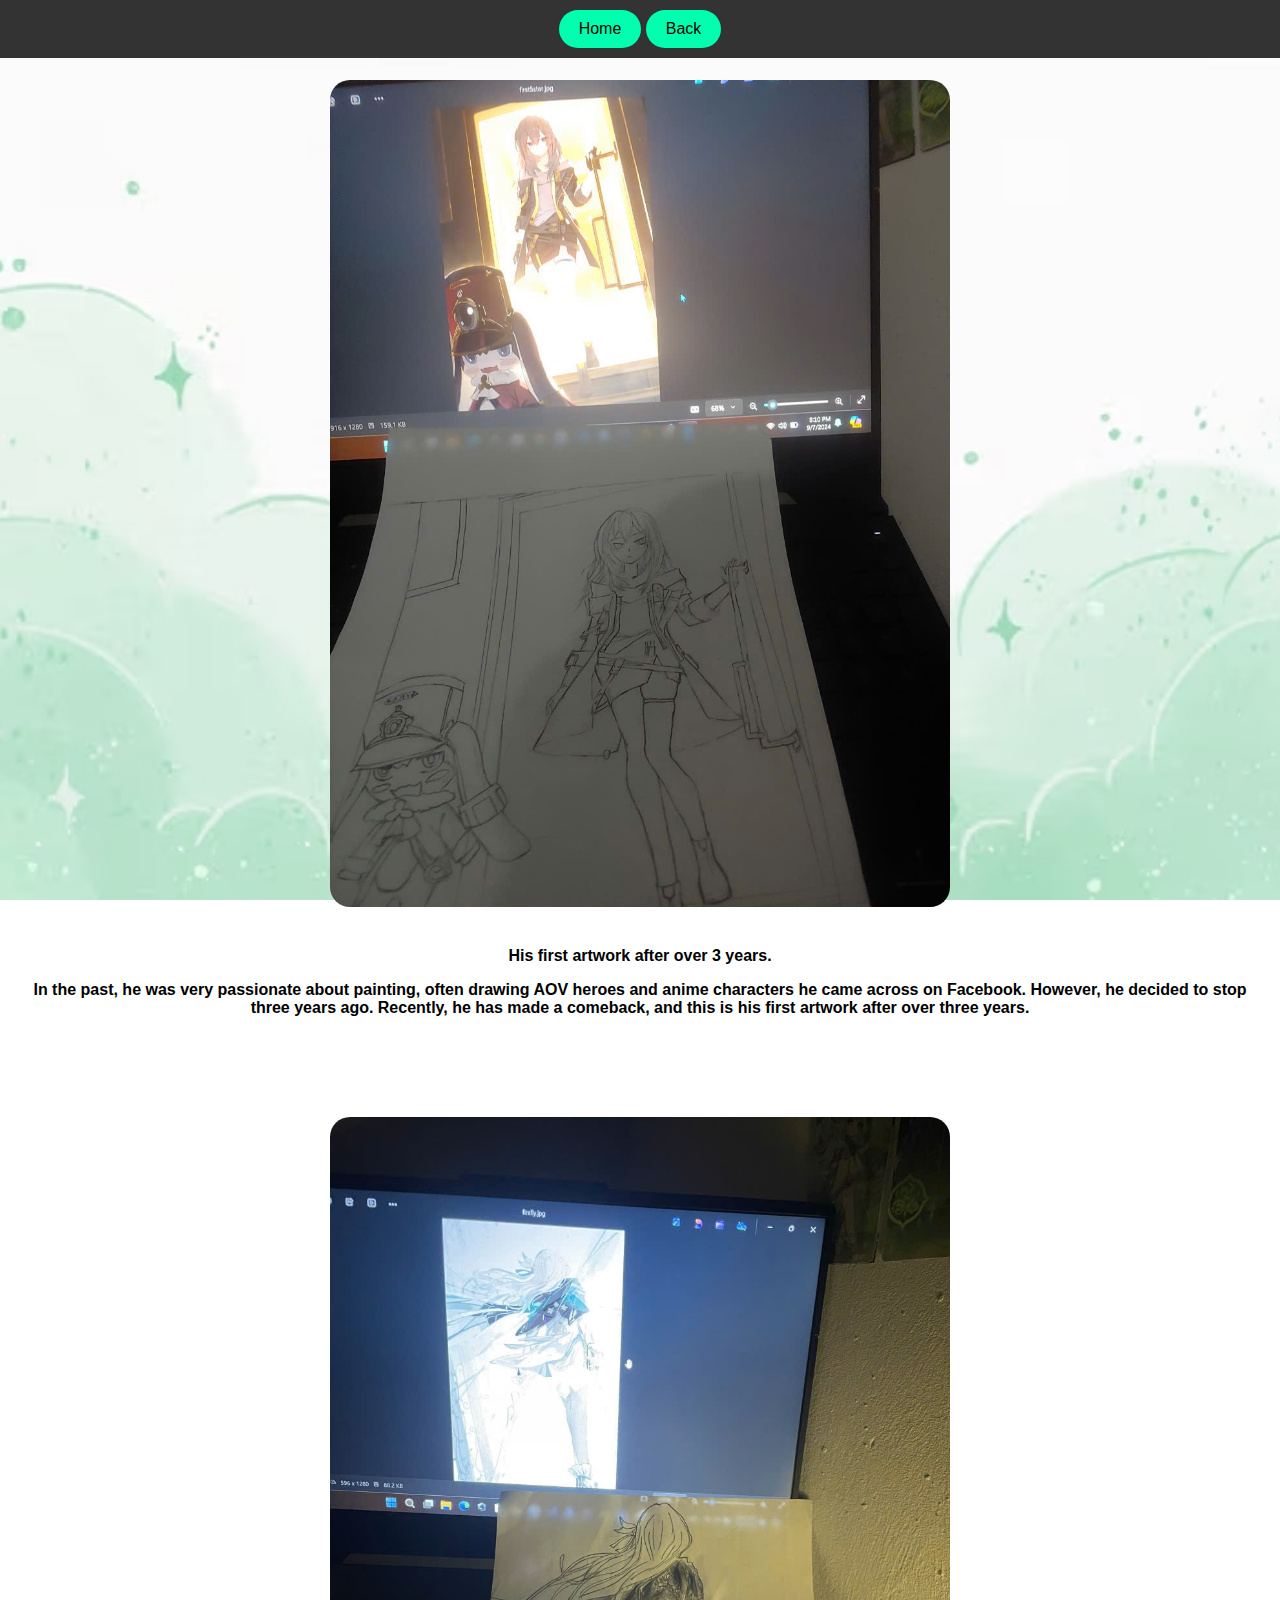
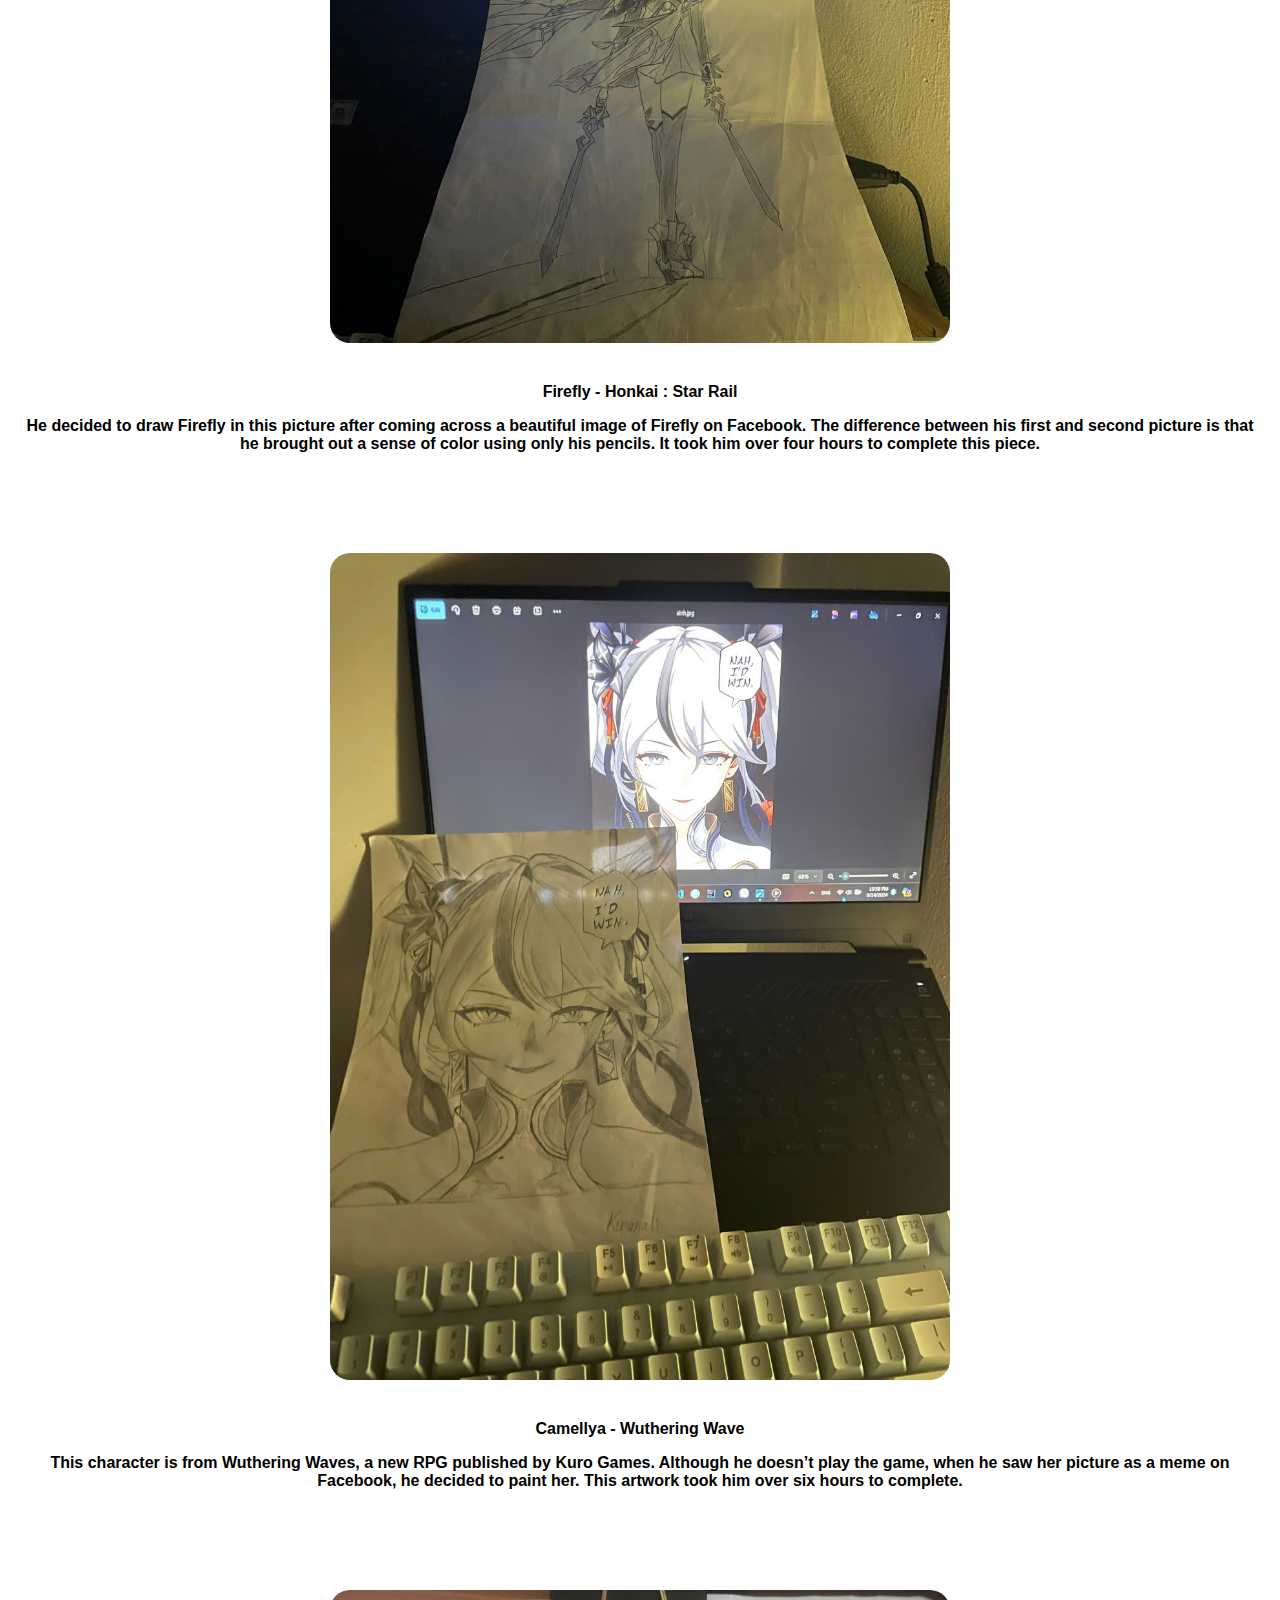
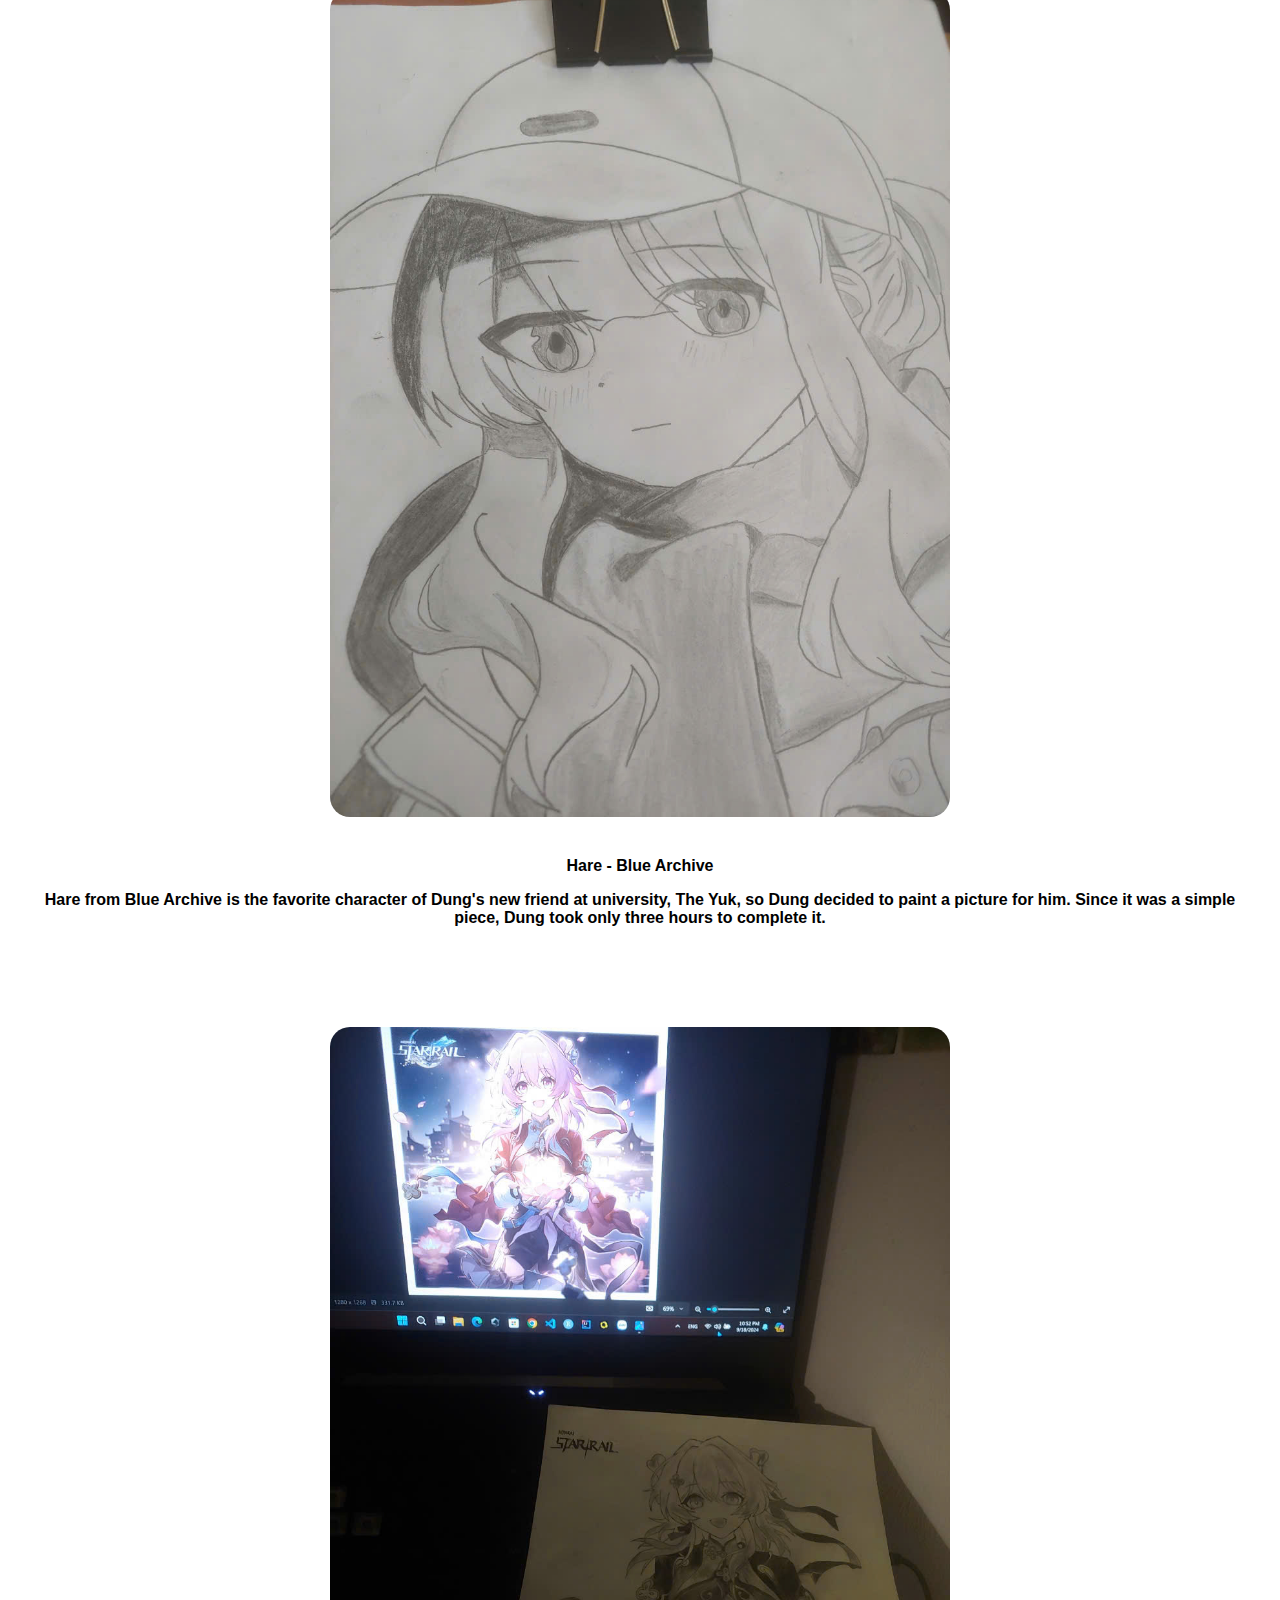
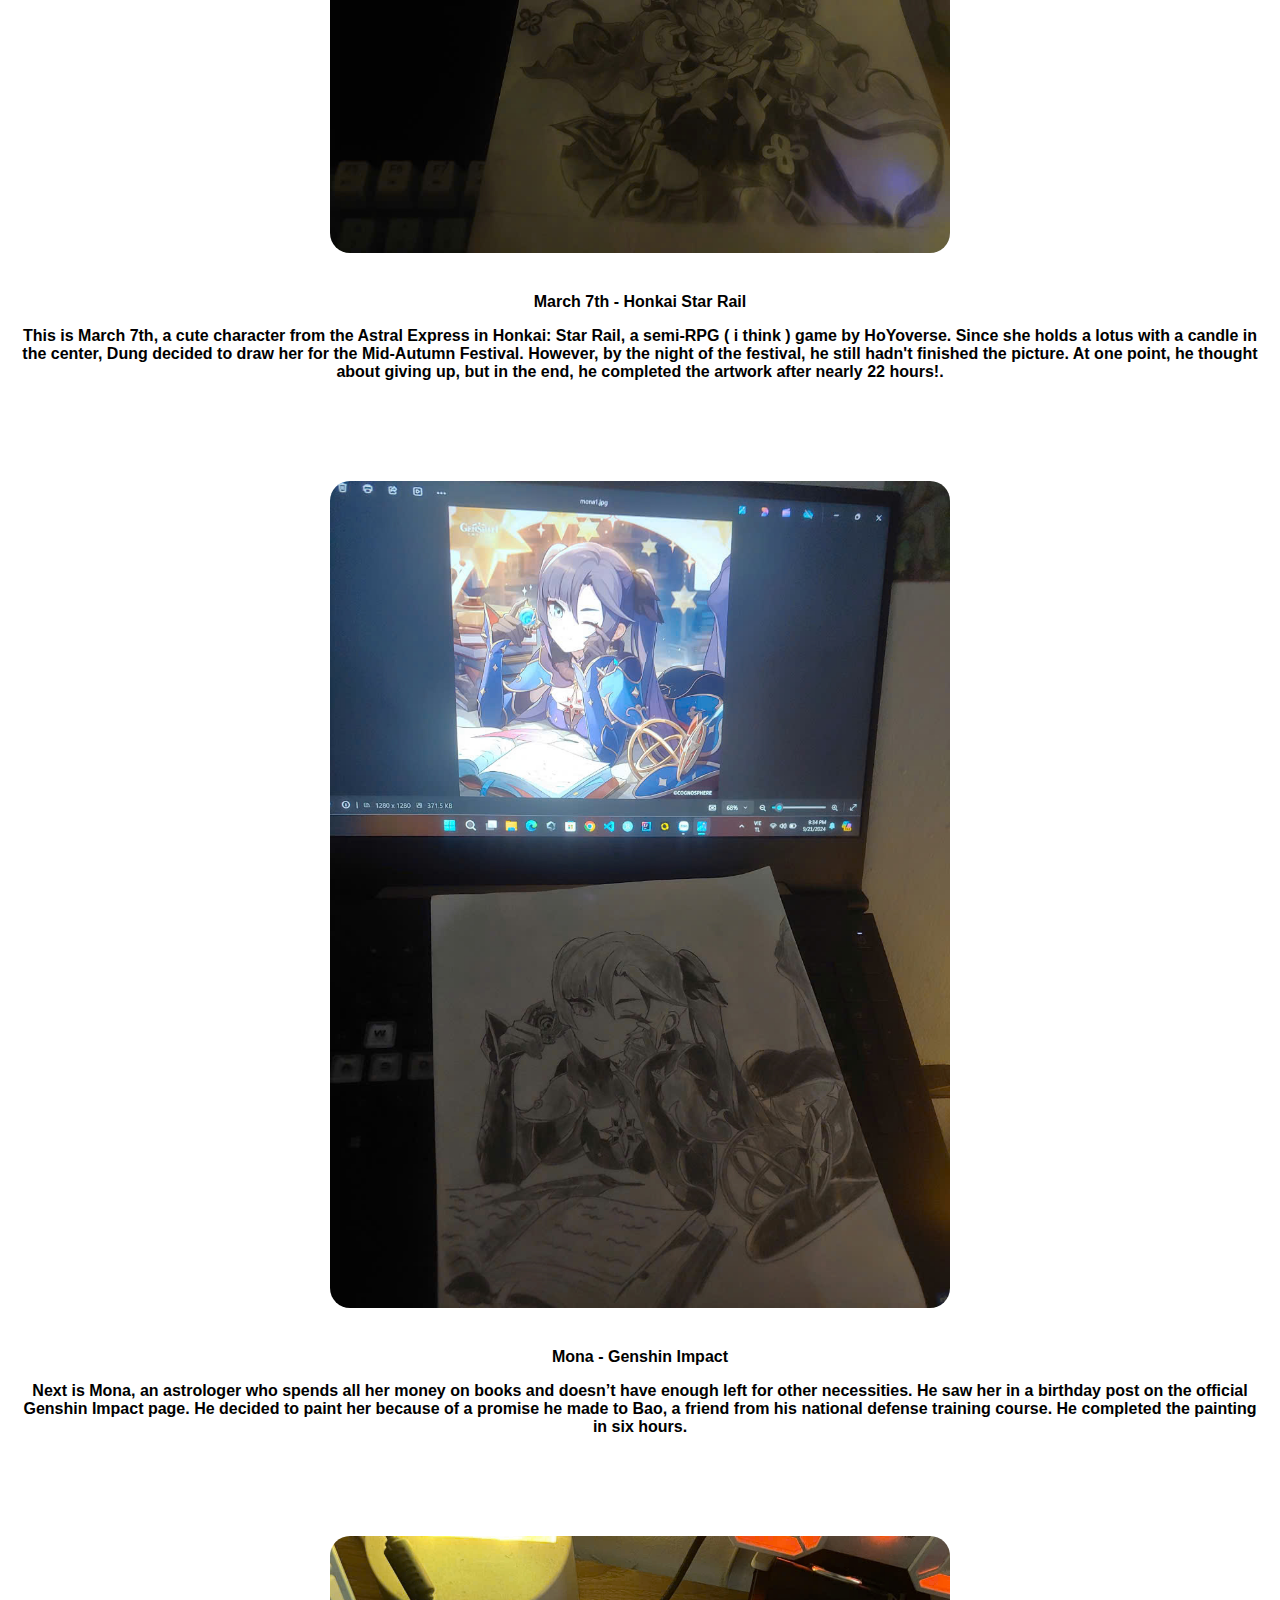
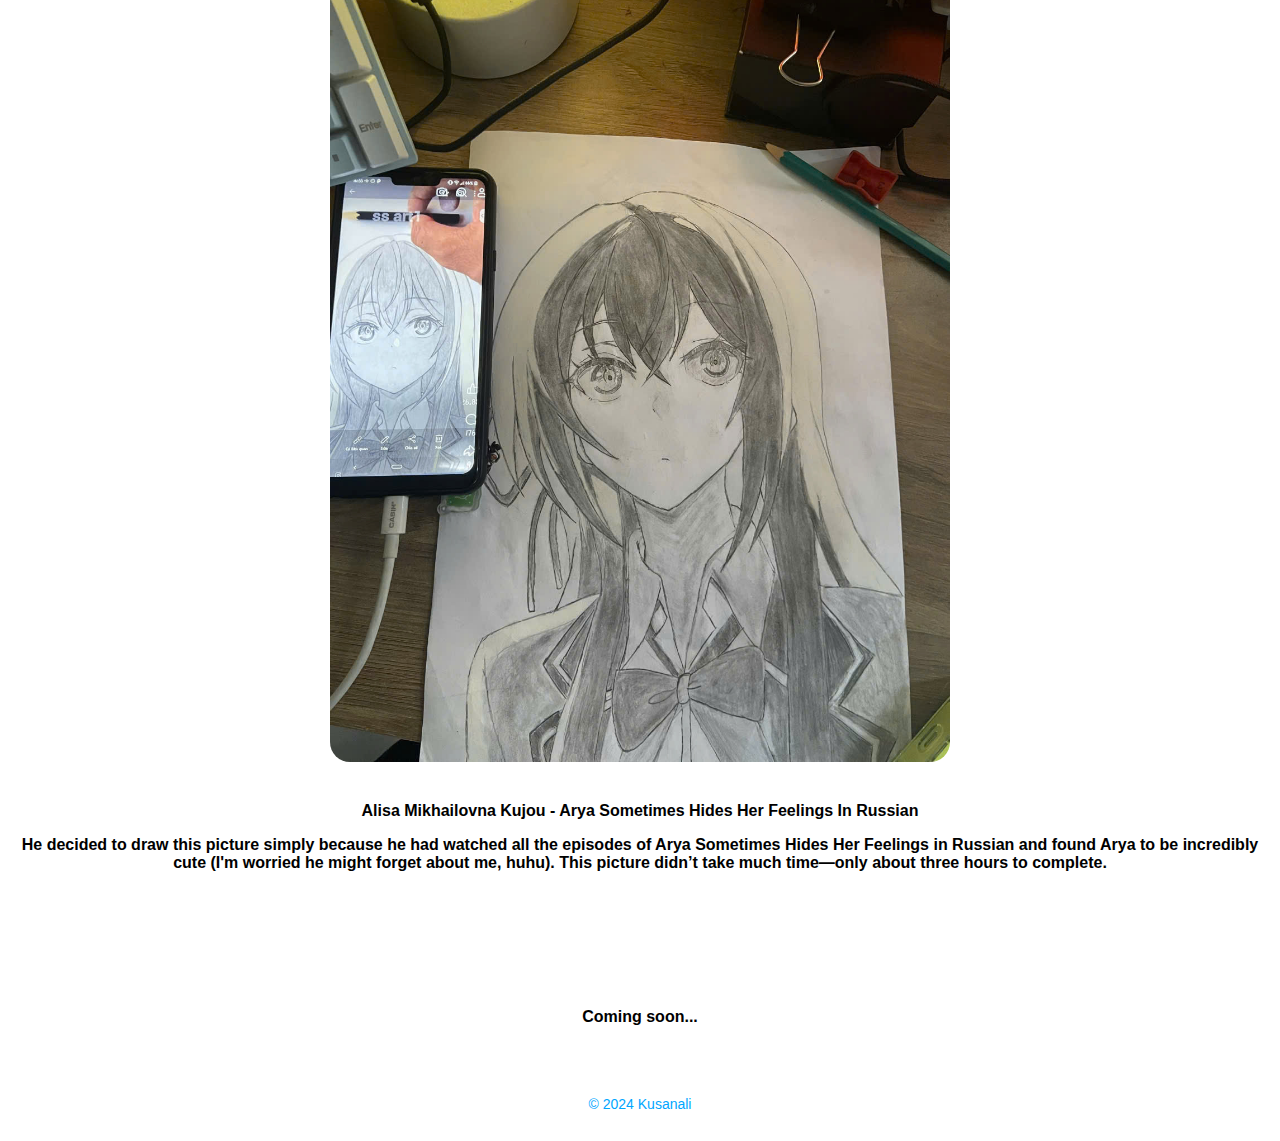
<file: post3.html>
<!DOCTYPE html>
<html lang="en">

<head>
    <meta charset="UTF-8">
    <meta name="viewport" content="width=device-width, initial-scale=1.0">
    <title>The reason why Dung has posted few contents recently.</title>
    <link rel="stylesheet" href="style.css">
</head>

<body>
    <div class="header">
          <a href="index.html">Home</a>
        <a href="activities.html">Back</a>
    </div>
    <div class="content">
        <div class="image-section">
            <img src="post3.1.jpg" alt="Image 1" class="minipost-image">
            <p class="caption">His first artwork after over 3 years.</p>
            <p class="description">In the past, he was very passionate about painting, often drawing AOV heroes and anime characters he came across on Facebook. However, he decided to stop three years ago. Recently, he has made a comeback, and this is his first artwork after over three years.</p>
        </div>


        <div class="image-section">
            <img src="post3.3.jpg" alt="Image 2" class="minipost-image">
            <p class="caption">Firefly - Honkai : Star Rail</p>
            <p class="description"> He decided to draw Firefly in this picture after coming across a beautiful image of Firefly on Facebook. The difference between his first and second picture is that he brought out a sense of color using only his pencils. It took him over four hours to complete this piece.
            </p>
        </div>


        <div class="image-section">
            <img src="post3.2.jpg" alt="Image 3" class="minipost-image">
            <p class="caption">Camellya - Wuthering Wave</p>
            <p class="description">This character is from Wuthering Waves, a new RPG published by Kuro Games. Although he doesn’t play the game, when he saw her picture as a meme on Facebook, he decided to paint her. This artwork took him over six hours to complete.
            </p>
        </div>


        <div class="image-section">
            <img src="post3.4.jpg" alt="Image 4" class="minipost-image">
            <p class="caption">Hare - Blue Archive</p>
            <p class="description">Hare from Blue Archive is the favorite character of Dung's new friend at university, The Yuk, so Dung decided to paint a picture for him. Since it was a simple piece, Dung took only three hours to complete it.
            </p>
        </div>

        <div class="image-section">
            <img src="post3.5.jpg" alt="Image 5" class="minipost-image">
            <p class="caption">March 7th - Honkai Star Rail</p>
            <p class="description"> This is March 7th, a cute character from the Astral Express in Honkai: Star Rail, a semi-RPG ( i think ) game by HoYoverse. Since she holds a lotus with a candle in the center, Dung decided to draw her for the Mid-Autumn Festival. However, by the night of the festival, he still hadn't finished the picture. At one point, he thought about giving up, but in the end, he completed the artwork after nearly 22 hours!.
            </p>
        </div>

        <div class="image-section">
            <img src="post3.6.jpg" alt="Image 6" class="minipost-image">
            <p class="caption">Mona - Genshin Impact</p>
            <p class="description"> Next is Mona, an astrologer who spends all her money on books and doesn’t have enough left for other necessities. He saw her in a birthday post on the official Genshin Impact page. He decided to paint her because of a promise he made to Bao, a friend from his national defense training course. He completed the painting in six hours.
            </p>
        </div>

        <div class="image-section">
            <img src="post3.7.jpg" alt="Image 7" class="minipost-image">
            <p class="caption">Alisa Mikhailovna Kujou - Arya Sometimes Hides Her Feelings In Russian</p>
            <p class="description"> He decided to draw this picture simply because he had watched all the episodes of Arya Sometimes Hides Her Feelings in Russian and found Arya to be incredibly cute (I'm worried he might forget about me, huhu). This picture didn’t take much time—only about three hours to complete.
            </p>
        </div>

        <div class="content">
            <p>Coming soon...</p>
        </div>
    </div>

    <footer>
        <p>&copy; 2024 Kusanali</p>
    </footer>
</body>

</html>
</file>
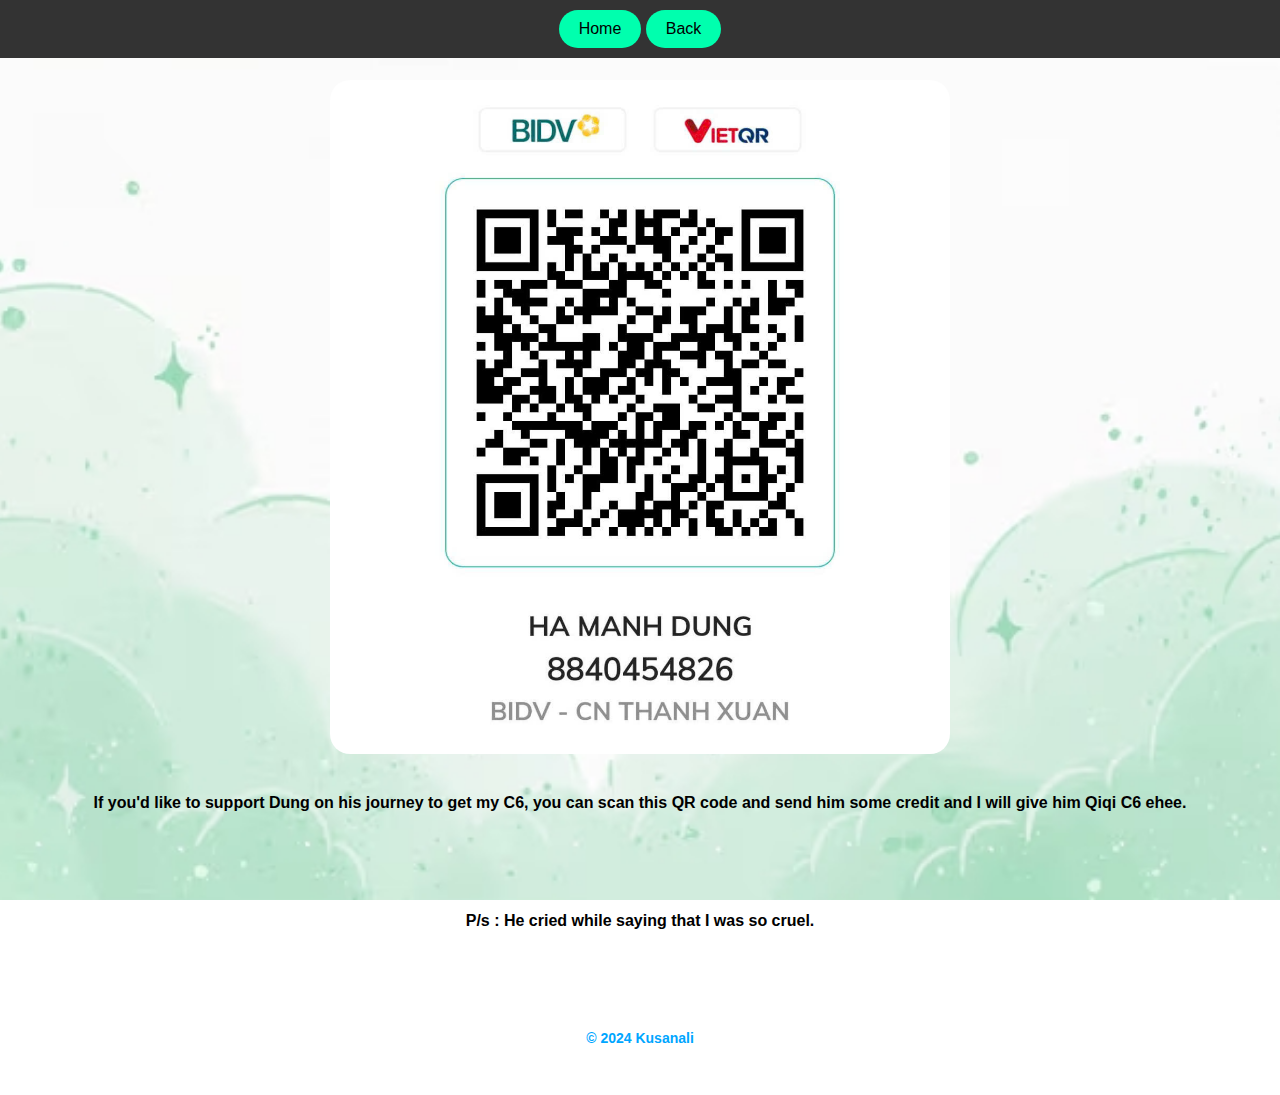
<file: post4.html>
<!DOCTYPE html>
<html lang="en">

<head>
    <meta charset="UTF-8">
    <meta name="viewport" content="width=device-width, initial-scale=1.0">
    <title>Small donate corner (if you )</title>
    <link rel="stylesheet" href="style.css">
</head>

<body>
    <div class="header">
         <a href="index.html">Home</a>
        <a href="activities.html">Back</a>
    </div>
    <div class="content">
        <div class="image-section">
            <img src="post4.1.jpg" alt="Image 4" class="minipost-image">

            <p class="description">If you'd like to support Dung on his journey to get my C6, you can scan this QR code
                and send him some credit and I will give him Qiqi C6 ehee.</p>
        </div>

        <div class="image-section">

            <p class="description">P/s : He cried while saying that I was so cruel.
            </p>
        </div>

        <footer>
            <p>&copy; 2024 Kusanali</p>
        </footer>
</body>

</html>
</file>
<file: style.css>
body {
    font-family: Cascadia Code, sans-serif;
    margin: 0;
    margin-bottom: 15px;
    padding: 0;
    background-image: url('background-image.jpg');
    background-size: cover;
    background-position: center;
    background-repeat: no-repeat;
    background-attachment: fixed;
    min-height: 100vh;
    display: flex;
    flex-direction: column;
}

.header {
    background-color: #333333;
    color: #fff;
    padding: 10px 0;
    text-align: center;
    position: fixed;
    top: 0;
    width: 100%;
}

.header a {
    color: black;
    background-color: #00ffae;
    padding: 10px 20px;
    text-decoration: none;
    display: inline-block;
    border-radius: 20px;
    transition: background-color 0.3s ease;
}

.header a:hover {
    background-color: #575757;
}

.content {
    margin-top: 60px;
    padding: 20px;
    text-align: center;
    font-weight: bold;
}

.main-image,
.about-image {
    width: 50%;
    height: auto;
    margin-bottom: 20px;
    border-radius: 20px
}

.post-image {
    width: 100%;
    height: auto;
    margin-bottom: 20px;
    border-radius: 20px
}

.post {
    margin: 20px 0;
    padding: 20px;
    border-radius: 5px;
    box-shadow: 0 0 10px rgba(0, 0, 0, 0.1);
}

.post img {
    width: 65%;
    height: auto;
    border-radius: 20px
}

.post h2 {
    margin-top: 0;
}

.post p {
    color: black;
}

footer {
    text-align: center;
    font-size: 14px;
    color: rgb(0, 166, 255);
}


.caption {
    font-weight: bold;
}

.title {
    font-weight: bold;
}

.minipost-image {
    width: 50%;

    height: auto;
    margin-bottom: 20px;
    border-radius: 20px
}

.social-links {
    display: flex;
    justify-content: center;
    gap: 40px;
    margin-top: 40px;
}

.social-logo {
    width: 50px;
    height: auto;
    transition: transform 0.3s ease;
    border-radius: 40px
}

.social-logo:hover {
    transform: scale(1.1);
}

.about {
    width: 370px;
    height: 500px;
    border-radius: 40px;
    margin-bottom: 20px;
}

.description {
    margin-bottom: 100px;
}
</file>
